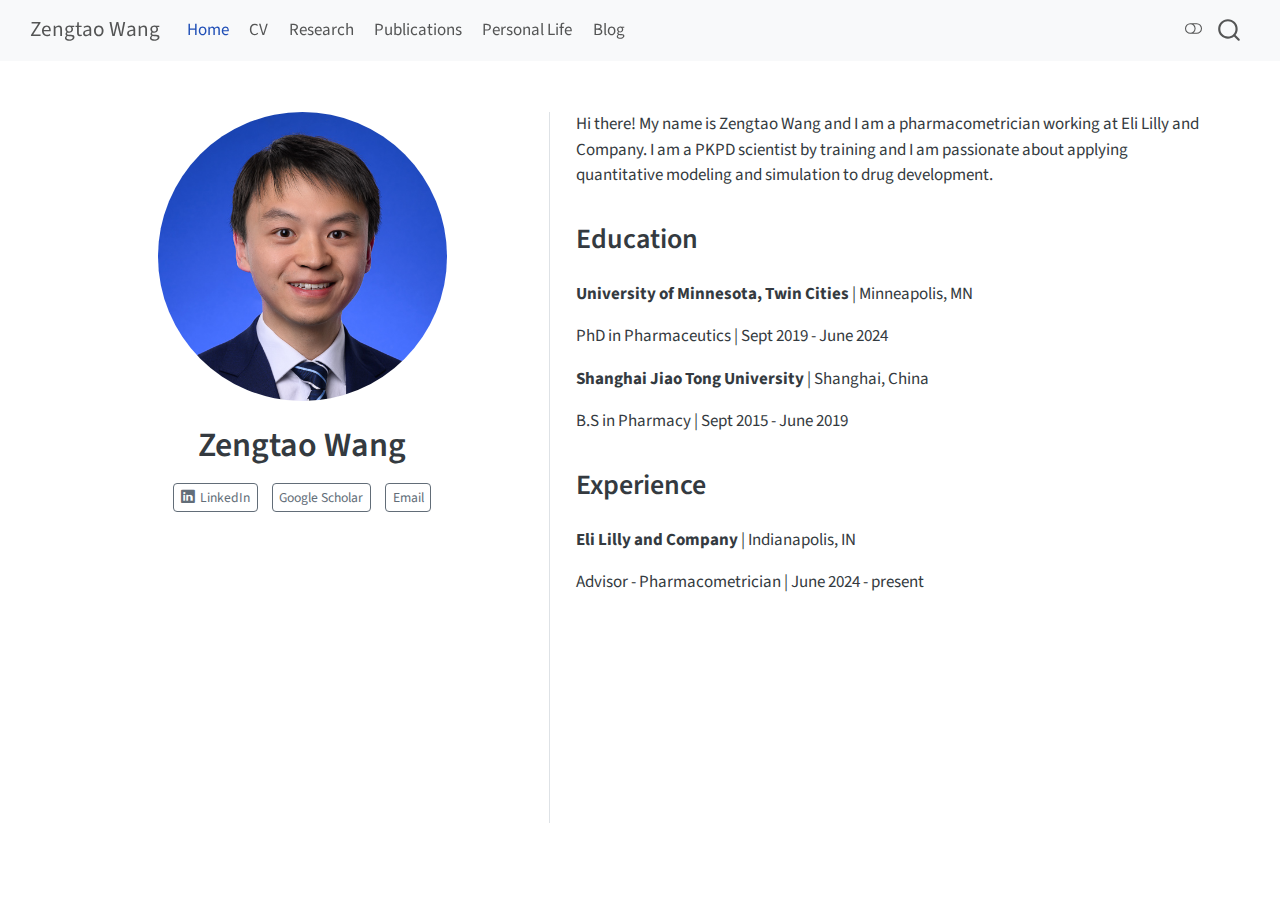
<file: docs/index.html>
<!DOCTYPE html>
<html xmlns="http://www.w3.org/1999/xhtml" lang="en" xml:lang="en"><head>

<meta charset="utf-8">
<meta name="generator" content="quarto-1.6.40">

<meta name="viewport" content="width=device-width, initial-scale=1.0, user-scalable=yes">


<title>Zengtao Wang</title>
<style>
code{white-space: pre-wrap;}
span.smallcaps{font-variant: small-caps;}
div.columns{display: flex; gap: min(4vw, 1.5em);}
div.column{flex: auto; overflow-x: auto;}
div.hanging-indent{margin-left: 1.5em; text-indent: -1.5em;}
ul.task-list{list-style: none;}
ul.task-list li input[type="checkbox"] {
  width: 0.8em;
  margin: 0 0.8em 0.2em -1em; /* quarto-specific, see https://github.com/quarto-dev/quarto-cli/issues/4556 */ 
  vertical-align: middle;
}
</style>


<script src="site_libs/quarto-nav/quarto-nav.js"></script>
<script src="site_libs/quarto-nav/headroom.min.js"></script>
<script src="site_libs/clipboard/clipboard.min.js"></script>
<script src="site_libs/quarto-search/autocomplete.umd.js"></script>
<script src="site_libs/quarto-search/fuse.min.js"></script>
<script src="site_libs/quarto-search/quarto-search.js"></script>
<meta name="quarto:offset" content="./">
<script src="site_libs/quarto-html/quarto.js"></script>
<script src="site_libs/quarto-html/popper.min.js"></script>
<script src="site_libs/quarto-html/tippy.umd.min.js"></script>
<link href="site_libs/quarto-html/tippy.css" rel="stylesheet">
<link href="site_libs/quarto-html/quarto-syntax-highlighting-549806ee2085284f45b00abea8c6df48.css" rel="stylesheet" class="quarto-color-scheme" id="quarto-text-highlighting-styles">
<link href="site_libs/quarto-html/quarto-syntax-highlighting-dark-8ea72dc5fed832574809a9c94082fbbb.css" rel="prefetch" class="quarto-color-scheme quarto-color-alternate" id="quarto-text-highlighting-styles">
<script src="site_libs/bootstrap/bootstrap.min.js"></script>
<link href="site_libs/bootstrap/bootstrap-icons.css" rel="stylesheet">
<link href="site_libs/bootstrap/bootstrap-8507f7695cf9bb69b0afbf5f1b7625b8.min.css" rel="stylesheet" append-hash="true" class="quarto-color-scheme" id="quarto-bootstrap" data-mode="light">
<link href="site_libs/bootstrap/bootstrap-dark-c20423b10a0f33918be7cb28482348d9.min.css" rel="prefetch" append-hash="true" class="quarto-color-scheme quarto-color-alternate" id="quarto-bootstrap" data-mode="dark">
<script id="quarto-search-options" type="application/json">{
  "location": "navbar",
  "copy-button": false,
  "collapse-after": 3,
  "panel-placement": "end",
  "type": "overlay",
  "limit": 50,
  "keyboard-shortcut": [
    "f",
    "/",
    "s"
  ],
  "show-item-context": false,
  "language": {
    "search-no-results-text": "No results",
    "search-matching-documents-text": "matching documents",
    "search-copy-link-title": "Copy link to search",
    "search-hide-matches-text": "Hide additional matches",
    "search-more-match-text": "more match in this document",
    "search-more-matches-text": "more matches in this document",
    "search-clear-button-title": "Clear",
    "search-text-placeholder": "",
    "search-detached-cancel-button-title": "Cancel",
    "search-submit-button-title": "Submit",
    "search-label": "Search"
  }
}</script>


<link rel="stylesheet" href="styles.css">
</head>

<body class="nav-fixed">

<div id="quarto-search-results"></div>
  <header id="quarto-header" class="headroom fixed-top">
    <nav class="navbar navbar-expand-lg " data-bs-theme="dark">
      <div class="navbar-container container-fluid">
      <div class="navbar-brand-container mx-auto">
    <a class="navbar-brand" href="./index.html">
    <span class="navbar-title">Zengtao Wang</span>
    </a>
  </div>
            <div id="quarto-search" class="" title="Search"></div>
          <button class="navbar-toggler" type="button" data-bs-toggle="collapse" data-bs-target="#navbarCollapse" aria-controls="navbarCollapse" role="menu" aria-expanded="false" aria-label="Toggle navigation" onclick="if (window.quartoToggleHeadroom) { window.quartoToggleHeadroom(); }">
  <span class="navbar-toggler-icon"></span>
</button>
          <div class="collapse navbar-collapse" id="navbarCollapse">
            <ul class="navbar-nav navbar-nav-scroll me-auto">
  <li class="nav-item">
    <a class="nav-link active" href="./index.html" aria-current="page"> 
<span class="menu-text">Home</span></a>
  </li>  
  <li class="nav-item">
    <a class="nav-link" href="./file/Zengtao Wang_CV.pdf"> 
<span class="menu-text">CV</span></a>
  </li>  
  <li class="nav-item">
    <a class="nav-link" href="./research.html"> 
<span class="menu-text">Research</span></a>
  </li>  
  <li class="nav-item">
    <a class="nav-link" href="./Publications.html"> 
<span class="menu-text">Publications</span></a>
  </li>  
  <li class="nav-item">
    <a class="nav-link" href="./Personal.html"> 
<span class="menu-text">Personal Life</span></a>
  </li>  
  <li class="nav-item">
    <a class="nav-link" href="./post.html"> 
<span class="menu-text">Blog</span></a>
  </li>  
</ul>
          </div> <!-- /navcollapse -->
            <div class="quarto-navbar-tools">
  <a href="" class="quarto-color-scheme-toggle quarto-navigation-tool  px-1" onclick="window.quartoToggleColorScheme(); return false;" title="Toggle dark mode"><i class="bi"></i></a>
</div>
      </div> <!-- /container-fluid -->
    </nav>
</header>
<!-- content -->
<div id="quarto-content" class="quarto-container page-columns page-rows-contents page-layout-full page-navbar">
<!-- sidebar -->
<!-- margin-sidebar -->
    
<!-- main -->
<div class="quarto-about-trestles column-page">
  <div class="about-entity">
    <img src="media/Lilly headshot-Teams.jpg" class="about-image
  round " style="height: 17em; width: 17em;">
<header id="title-block-header" class="quarto-title-block default">
<div class="quarto-title">
<h1 class="title">Zengtao Wang</h1>
</div>
<div class="quarto-title-meta column-page">
  </div>
</header>
    <div class="about-links">
  <a href="https://www.linkedin.com/in/zengtao-wang/" class="about-link" rel="" target="">
    <i class="bi bi-linkedin"></i>
     <span class="about-link-text">LinkedIn</span>
  </a>
  <a href="https://scholar.google.com/citations?user=4mJXDH4AAAAJ&amp;hl=en" class="about-link" rel="" target="">
     <span class="about-link-text">Google Scholar</span>
  </a>
  <a href="/zengtao.wang@lilly.com" class="about-link" rel="" target="">
     <span class="about-link-text">Email</span>
  </a>
</div>
  </div>
  <div class="about-contents"><main class="content column-page" id="quarto-document-content">
<div id="hero-heading">
<p>Hi there! My name is Zengtao Wang and I am a pharmacometrician working at Eli Lilly and Company. I am a PKPD scientist by training and I am passionate about applying quantitative modeling and simulation to drug development.</p>
<section id="education" class="level2">
<h2 data-anchor-id="education">Education</h2>
<p><strong>University of Minnesota, Twin Cities</strong> | Minneapolis, MN</p>
<p>PhD in Pharmaceutics | Sept 2019 - June 2024</p>
<p><strong>Shanghai Jiao Tong University</strong> | Shanghai, China</p>
<p>B.S in Pharmacy | Sept 2015 - June 2019</p>
</section>
<section id="experience" class="level2">
<h2 data-anchor-id="experience">Experience</h2>
<p><strong>Eli Lilly and Company</strong> | Indianapolis, IN</p>
<p>Advisor - Pharmacometrician | June 2024 - present</p>
</section>
</div>


</main></div>
</div>
 <!-- /main -->
<script id="quarto-html-after-body" type="application/javascript">
window.document.addEventListener("DOMContentLoaded", function (event) {
  const toggleBodyColorMode = (bsSheetEl) => {
    const mode = bsSheetEl.getAttribute("data-mode");
    const bodyEl = window.document.querySelector("body");
    if (mode === "dark") {
      bodyEl.classList.add("quarto-dark");
      bodyEl.classList.remove("quarto-light");
    } else {
      bodyEl.classList.add("quarto-light");
      bodyEl.classList.remove("quarto-dark");
    }
  }
  const toggleBodyColorPrimary = () => {
    const bsSheetEl = window.document.querySelector("link#quarto-bootstrap");
    if (bsSheetEl) {
      toggleBodyColorMode(bsSheetEl);
    }
  }
  toggleBodyColorPrimary();  
  const disableStylesheet = (stylesheets) => {
    for (let i=0; i < stylesheets.length; i++) {
      const stylesheet = stylesheets[i];
      stylesheet.rel = 'prefetch';
    }
  }
  const enableStylesheet = (stylesheets) => {
    for (let i=0; i < stylesheets.length; i++) {
      const stylesheet = stylesheets[i];
      stylesheet.rel = 'stylesheet';
    }
  }
  const manageTransitions = (selector, allowTransitions) => {
    const els = window.document.querySelectorAll(selector);
    for (let i=0; i < els.length; i++) {
      const el = els[i];
      if (allowTransitions) {
        el.classList.remove('notransition');
      } else {
        el.classList.add('notransition');
      }
    }
  }
  const toggleGiscusIfUsed = (isAlternate, darkModeDefault) => {
    const baseTheme = document.querySelector('#giscus-base-theme')?.value ?? 'light';
    const alternateTheme = document.querySelector('#giscus-alt-theme')?.value ?? 'dark';
    let newTheme = '';
    if(darkModeDefault) {
      newTheme = isAlternate ? baseTheme : alternateTheme;
    } else {
      newTheme = isAlternate ? alternateTheme : baseTheme;
    }
    const changeGiscusTheme = () => {
      // From: https://github.com/giscus/giscus/issues/336
      const sendMessage = (message) => {
        const iframe = document.querySelector('iframe.giscus-frame');
        if (!iframe) return;
        iframe.contentWindow.postMessage({ giscus: message }, 'https://giscus.app');
      }
      sendMessage({
        setConfig: {
          theme: newTheme
        }
      });
    }
    const isGiscussLoaded = window.document.querySelector('iframe.giscus-frame') !== null;
    if (isGiscussLoaded) {
      changeGiscusTheme();
    }
  }
  const toggleColorMode = (alternate) => {
    // Switch the stylesheets
    const alternateStylesheets = window.document.querySelectorAll('link.quarto-color-scheme.quarto-color-alternate');
    manageTransitions('#quarto-margin-sidebar .nav-link', false);
    if (alternate) {
      enableStylesheet(alternateStylesheets);
      for (const sheetNode of alternateStylesheets) {
        if (sheetNode.id === "quarto-bootstrap") {
          toggleBodyColorMode(sheetNode);
        }
      }
    } else {
      disableStylesheet(alternateStylesheets);
      toggleBodyColorPrimary();
    }
    manageTransitions('#quarto-margin-sidebar .nav-link', true);
    // Switch the toggles
    const toggles = window.document.querySelectorAll('.quarto-color-scheme-toggle');
    for (let i=0; i < toggles.length; i++) {
      const toggle = toggles[i];
      if (toggle) {
        if (alternate) {
          toggle.classList.add("alternate");     
        } else {
          toggle.classList.remove("alternate");
        }
      }
    }
    // Hack to workaround the fact that safari doesn't
    // properly recolor the scrollbar when toggling (#1455)
    if (navigator.userAgent.indexOf('Safari') > 0 && navigator.userAgent.indexOf('Chrome') == -1) {
      manageTransitions("body", false);
      window.scrollTo(0, 1);
      setTimeout(() => {
        window.scrollTo(0, 0);
        manageTransitions("body", true);
      }, 40);  
    }
  }
  const isFileUrl = () => { 
    return window.location.protocol === 'file:';
  }
  const hasAlternateSentinel = () => {  
    let styleSentinel = getColorSchemeSentinel();
    if (styleSentinel !== null) {
      return styleSentinel === "alternate";
    } else {
      return false;
    }
  }
  const setStyleSentinel = (alternate) => {
    const value = alternate ? "alternate" : "default";
    if (!isFileUrl()) {
      window.localStorage.setItem("quarto-color-scheme", value);
    } else {
      localAlternateSentinel = value;
    }
  }
  const getColorSchemeSentinel = () => {
    if (!isFileUrl()) {
      const storageValue = window.localStorage.getItem("quarto-color-scheme");
      return storageValue != null ? storageValue : localAlternateSentinel;
    } else {
      return localAlternateSentinel;
    }
  }
  const darkModeDefault = false;
  let localAlternateSentinel = darkModeDefault ? 'alternate' : 'default';
  // Dark / light mode switch
  window.quartoToggleColorScheme = () => {
    // Read the current dark / light value 
    let toAlternate = !hasAlternateSentinel();
    toggleColorMode(toAlternate);
    setStyleSentinel(toAlternate);
    toggleGiscusIfUsed(toAlternate, darkModeDefault);
  };
  // Ensure there is a toggle, if there isn't float one in the top right
  if (window.document.querySelector('.quarto-color-scheme-toggle') === null) {
    const a = window.document.createElement('a');
    a.classList.add('top-right');
    a.classList.add('quarto-color-scheme-toggle');
    a.href = "";
    a.onclick = function() { try { window.quartoToggleColorScheme(); } catch {} return false; };
    const i = window.document.createElement("i");
    i.classList.add('bi');
    a.appendChild(i);
    window.document.body.appendChild(a);
  }
  // Switch to dark mode if need be
  if (hasAlternateSentinel()) {
    toggleColorMode(true);
  } else {
    toggleColorMode(false);
  }
  const isCodeAnnotation = (el) => {
    for (const clz of el.classList) {
      if (clz.startsWith('code-annotation-')) {                     
        return true;
      }
    }
    return false;
  }
  const onCopySuccess = function(e) {
    // button target
    const button = e.trigger;
    // don't keep focus
    button.blur();
    // flash "checked"
    button.classList.add('code-copy-button-checked');
    var currentTitle = button.getAttribute("title");
    button.setAttribute("title", "Copied!");
    let tooltip;
    if (window.bootstrap) {
      button.setAttribute("data-bs-toggle", "tooltip");
      button.setAttribute("data-bs-placement", "left");
      button.setAttribute("data-bs-title", "Copied!");
      tooltip = new bootstrap.Tooltip(button, 
        { trigger: "manual", 
          customClass: "code-copy-button-tooltip",
          offset: [0, -8]});
      tooltip.show();    
    }
    setTimeout(function() {
      if (tooltip) {
        tooltip.hide();
        button.removeAttribute("data-bs-title");
        button.removeAttribute("data-bs-toggle");
        button.removeAttribute("data-bs-placement");
      }
      button.setAttribute("title", currentTitle);
      button.classList.remove('code-copy-button-checked');
    }, 1000);
    // clear code selection
    e.clearSelection();
  }
  const getTextToCopy = function(trigger) {
      const codeEl = trigger.previousElementSibling.cloneNode(true);
      for (const childEl of codeEl.children) {
        if (isCodeAnnotation(childEl)) {
          childEl.remove();
        }
      }
      return codeEl.innerText;
  }
  const clipboard = new window.ClipboardJS('.code-copy-button:not([data-in-quarto-modal])', {
    text: getTextToCopy
  });
  clipboard.on('success', onCopySuccess);
  if (window.document.getElementById('quarto-embedded-source-code-modal')) {
    const clipboardModal = new window.ClipboardJS('.code-copy-button[data-in-quarto-modal]', {
      text: getTextToCopy,
      container: window.document.getElementById('quarto-embedded-source-code-modal')
    });
    clipboardModal.on('success', onCopySuccess);
  }
    var localhostRegex = new RegExp(/^(?:http|https):\/\/localhost\:?[0-9]*\//);
    var mailtoRegex = new RegExp(/^mailto:/);
      var filterRegex = new RegExp('/' + window.location.host + '/');
    var isInternal = (href) => {
        return filterRegex.test(href) || localhostRegex.test(href) || mailtoRegex.test(href);
    }
    // Inspect non-navigation links and adorn them if external
 	var links = window.document.querySelectorAll('a[href]:not(.nav-link):not(.navbar-brand):not(.toc-action):not(.sidebar-link):not(.sidebar-item-toggle):not(.pagination-link):not(.no-external):not([aria-hidden]):not(.dropdown-item):not(.quarto-navigation-tool):not(.about-link)');
    for (var i=0; i<links.length; i++) {
      const link = links[i];
      if (!isInternal(link.href)) {
        // undo the damage that might have been done by quarto-nav.js in the case of
        // links that we want to consider external
        if (link.dataset.originalHref !== undefined) {
          link.href = link.dataset.originalHref;
        }
      }
    }
  function tippyHover(el, contentFn, onTriggerFn, onUntriggerFn) {
    const config = {
      allowHTML: true,
      maxWidth: 500,
      delay: 100,
      arrow: false,
      appendTo: function(el) {
          return el.parentElement;
      },
      interactive: true,
      interactiveBorder: 10,
      theme: 'quarto',
      placement: 'bottom-start',
    };
    if (contentFn) {
      config.content = contentFn;
    }
    if (onTriggerFn) {
      config.onTrigger = onTriggerFn;
    }
    if (onUntriggerFn) {
      config.onUntrigger = onUntriggerFn;
    }
    window.tippy(el, config); 
  }
  const noterefs = window.document.querySelectorAll('a[role="doc-noteref"]');
  for (var i=0; i<noterefs.length; i++) {
    const ref = noterefs[i];
    tippyHover(ref, function() {
      // use id or data attribute instead here
      let href = ref.getAttribute('data-footnote-href') || ref.getAttribute('href');
      try { href = new URL(href).hash; } catch {}
      const id = href.replace(/^#\/?/, "");
      const note = window.document.getElementById(id);
      if (note) {
        return note.innerHTML;
      } else {
        return "";
      }
    });
  }
  const xrefs = window.document.querySelectorAll('a.quarto-xref');
  const processXRef = (id, note) => {
    // Strip column container classes
    const stripColumnClz = (el) => {
      el.classList.remove("page-full", "page-columns");
      if (el.children) {
        for (const child of el.children) {
          stripColumnClz(child);
        }
      }
    }
    stripColumnClz(note)
    if (id === null || id.startsWith('sec-')) {
      // Special case sections, only their first couple elements
      const container = document.createElement("div");
      if (note.children && note.children.length > 2) {
        container.appendChild(note.children[0].cloneNode(true));
        for (let i = 1; i < note.children.length; i++) {
          const child = note.children[i];
          if (child.tagName === "P" && child.innerText === "") {
            continue;
          } else {
            container.appendChild(child.cloneNode(true));
            break;
          }
        }
        if (window.Quarto?.typesetMath) {
          window.Quarto.typesetMath(container);
        }
        return container.innerHTML
      } else {
        if (window.Quarto?.typesetMath) {
          window.Quarto.typesetMath(note);
        }
        return note.innerHTML;
      }
    } else {
      // Remove any anchor links if they are present
      const anchorLink = note.querySelector('a.anchorjs-link');
      if (anchorLink) {
        anchorLink.remove();
      }
      if (window.Quarto?.typesetMath) {
        window.Quarto.typesetMath(note);
      }
      if (note.classList.contains("callout")) {
        return note.outerHTML;
      } else {
        return note.innerHTML;
      }
    }
  }
  for (var i=0; i<xrefs.length; i++) {
    const xref = xrefs[i];
    tippyHover(xref, undefined, function(instance) {
      instance.disable();
      let url = xref.getAttribute('href');
      let hash = undefined; 
      if (url.startsWith('#')) {
        hash = url;
      } else {
        try { hash = new URL(url).hash; } catch {}
      }
      if (hash) {
        const id = hash.replace(/^#\/?/, "");
        const note = window.document.getElementById(id);
        if (note !== null) {
          try {
            const html = processXRef(id, note.cloneNode(true));
            instance.setContent(html);
          } finally {
            instance.enable();
            instance.show();
          }
        } else {
          // See if we can fetch this
          fetch(url.split('#')[0])
          .then(res => res.text())
          .then(html => {
            const parser = new DOMParser();
            const htmlDoc = parser.parseFromString(html, "text/html");
            const note = htmlDoc.getElementById(id);
            if (note !== null) {
              const html = processXRef(id, note);
              instance.setContent(html);
            } 
          }).finally(() => {
            instance.enable();
            instance.show();
          });
        }
      } else {
        // See if we can fetch a full url (with no hash to target)
        // This is a special case and we should probably do some content thinning / targeting
        fetch(url)
        .then(res => res.text())
        .then(html => {
          const parser = new DOMParser();
          const htmlDoc = parser.parseFromString(html, "text/html");
          const note = htmlDoc.querySelector('main.content');
          if (note !== null) {
            // This should only happen for chapter cross references
            // (since there is no id in the URL)
            // remove the first header
            if (note.children.length > 0 && note.children[0].tagName === "HEADER") {
              note.children[0].remove();
            }
            const html = processXRef(null, note);
            instance.setContent(html);
          } 
        }).finally(() => {
          instance.enable();
          instance.show();
        });
      }
    }, function(instance) {
    });
  }
      let selectedAnnoteEl;
      const selectorForAnnotation = ( cell, annotation) => {
        let cellAttr = 'data-code-cell="' + cell + '"';
        let lineAttr = 'data-code-annotation="' +  annotation + '"';
        const selector = 'span[' + cellAttr + '][' + lineAttr + ']';
        return selector;
      }
      const selectCodeLines = (annoteEl) => {
        const doc = window.document;
        const targetCell = annoteEl.getAttribute("data-target-cell");
        const targetAnnotation = annoteEl.getAttribute("data-target-annotation");
        const annoteSpan = window.document.querySelector(selectorForAnnotation(targetCell, targetAnnotation));
        const lines = annoteSpan.getAttribute("data-code-lines").split(",");
        const lineIds = lines.map((line) => {
          return targetCell + "-" + line;
        })
        let top = null;
        let height = null;
        let parent = null;
        if (lineIds.length > 0) {
            //compute the position of the single el (top and bottom and make a div)
            const el = window.document.getElementById(lineIds[0]);
            top = el.offsetTop;
            height = el.offsetHeight;
            parent = el.parentElement.parentElement;
          if (lineIds.length > 1) {
            const lastEl = window.document.getElementById(lineIds[lineIds.length - 1]);
            const bottom = lastEl.offsetTop + lastEl.offsetHeight;
            height = bottom - top;
          }
          if (top !== null && height !== null && parent !== null) {
            // cook up a div (if necessary) and position it 
            let div = window.document.getElementById("code-annotation-line-highlight");
            if (div === null) {
              div = window.document.createElement("div");
              div.setAttribute("id", "code-annotation-line-highlight");
              div.style.position = 'absolute';
              parent.appendChild(div);
            }
            div.style.top = top - 2 + "px";
            div.style.height = height + 4 + "px";
            div.style.left = 0;
            let gutterDiv = window.document.getElementById("code-annotation-line-highlight-gutter");
            if (gutterDiv === null) {
              gutterDiv = window.document.createElement("div");
              gutterDiv.setAttribute("id", "code-annotation-line-highlight-gutter");
              gutterDiv.style.position = 'absolute';
              const codeCell = window.document.getElementById(targetCell);
              const gutter = codeCell.querySelector('.code-annotation-gutter');
              gutter.appendChild(gutterDiv);
            }
            gutterDiv.style.top = top - 2 + "px";
            gutterDiv.style.height = height + 4 + "px";
          }
          selectedAnnoteEl = annoteEl;
        }
      };
      const unselectCodeLines = () => {
        const elementsIds = ["code-annotation-line-highlight", "code-annotation-line-highlight-gutter"];
        elementsIds.forEach((elId) => {
          const div = window.document.getElementById(elId);
          if (div) {
            div.remove();
          }
        });
        selectedAnnoteEl = undefined;
      };
        // Handle positioning of the toggle
    window.addEventListener(
      "resize",
      throttle(() => {
        elRect = undefined;
        if (selectedAnnoteEl) {
          selectCodeLines(selectedAnnoteEl);
        }
      }, 10)
    );
    function throttle(fn, ms) {
    let throttle = false;
    let timer;
      return (...args) => {
        if(!throttle) { // first call gets through
            fn.apply(this, args);
            throttle = true;
        } else { // all the others get throttled
            if(timer) clearTimeout(timer); // cancel #2
            timer = setTimeout(() => {
              fn.apply(this, args);
              timer = throttle = false;
            }, ms);
        }
      };
    }
      // Attach click handler to the DT
      const annoteDls = window.document.querySelectorAll('dt[data-target-cell]');
      for (const annoteDlNode of annoteDls) {
        annoteDlNode.addEventListener('click', (event) => {
          const clickedEl = event.target;
          if (clickedEl !== selectedAnnoteEl) {
            unselectCodeLines();
            const activeEl = window.document.querySelector('dt[data-target-cell].code-annotation-active');
            if (activeEl) {
              activeEl.classList.remove('code-annotation-active');
            }
            selectCodeLines(clickedEl);
            clickedEl.classList.add('code-annotation-active');
          } else {
            // Unselect the line
            unselectCodeLines();
            clickedEl.classList.remove('code-annotation-active');
          }
        });
      }
  const findCites = (el) => {
    const parentEl = el.parentElement;
    if (parentEl) {
      const cites = parentEl.dataset.cites;
      if (cites) {
        return {
          el,
          cites: cites.split(' ')
        };
      } else {
        return findCites(el.parentElement)
      }
    } else {
      return undefined;
    }
  };
  var bibliorefs = window.document.querySelectorAll('a[role="doc-biblioref"]');
  for (var i=0; i<bibliorefs.length; i++) {
    const ref = bibliorefs[i];
    const citeInfo = findCites(ref);
    if (citeInfo) {
      tippyHover(citeInfo.el, function() {
        var popup = window.document.createElement('div');
        citeInfo.cites.forEach(function(cite) {
          var citeDiv = window.document.createElement('div');
          citeDiv.classList.add('hanging-indent');
          citeDiv.classList.add('csl-entry');
          var biblioDiv = window.document.getElementById('ref-' + cite);
          if (biblioDiv) {
            citeDiv.innerHTML = biblioDiv.innerHTML;
          }
          popup.appendChild(citeDiv);
        });
        return popup.innerHTML;
      });
    }
  }
});
</script>
</div> <!-- /content -->




</body></html>
</file>
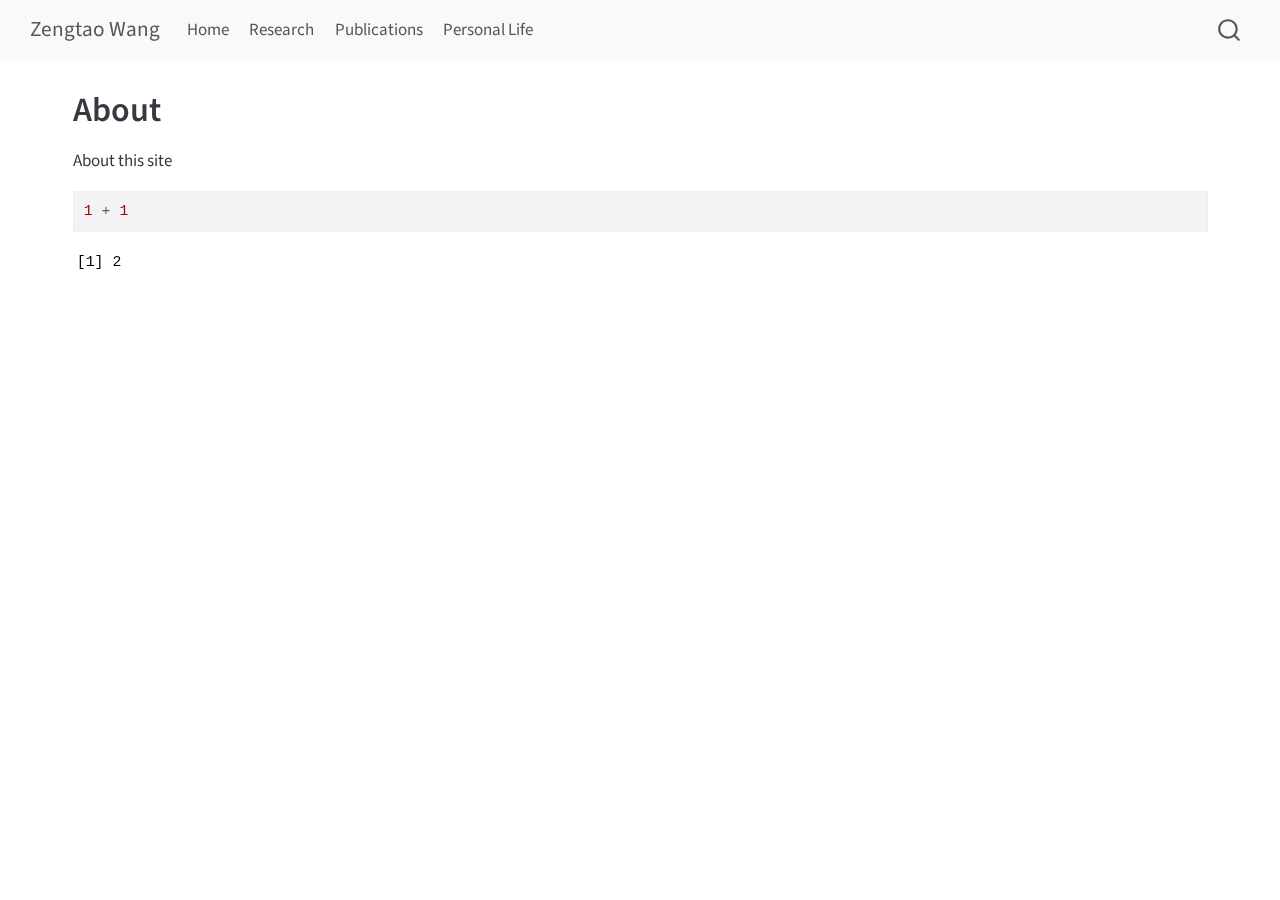
<file: docs/about.html>
<!DOCTYPE html>
<html xmlns="http://www.w3.org/1999/xhtml" lang="en" xml:lang="en"><head>

<meta charset="utf-8">
<meta name="generator" content="quarto-1.6.40">

<meta name="viewport" content="width=device-width, initial-scale=1.0, user-scalable=yes">


<title>About – Zengtao Wang</title>
<style>
code{white-space: pre-wrap;}
span.smallcaps{font-variant: small-caps;}
div.columns{display: flex; gap: min(4vw, 1.5em);}
div.column{flex: auto; overflow-x: auto;}
div.hanging-indent{margin-left: 1.5em; text-indent: -1.5em;}
ul.task-list{list-style: none;}
ul.task-list li input[type="checkbox"] {
  width: 0.8em;
  margin: 0 0.8em 0.2em -1em; /* quarto-specific, see https://github.com/quarto-dev/quarto-cli/issues/4556 */ 
  vertical-align: middle;
}
/* CSS for syntax highlighting */
pre > code.sourceCode { white-space: pre; position: relative; }
pre > code.sourceCode > span { line-height: 1.25; }
pre > code.sourceCode > span:empty { height: 1.2em; }
.sourceCode { overflow: visible; }
code.sourceCode > span { color: inherit; text-decoration: inherit; }
div.sourceCode { margin: 1em 0; }
pre.sourceCode { margin: 0; }
@media screen {
div.sourceCode { overflow: auto; }
}
@media print {
pre > code.sourceCode { white-space: pre-wrap; }
pre > code.sourceCode > span { display: inline-block; text-indent: -5em; padding-left: 5em; }
}
pre.numberSource code
  { counter-reset: source-line 0; }
pre.numberSource code > span
  { position: relative; left: -4em; counter-increment: source-line; }
pre.numberSource code > span > a:first-child::before
  { content: counter(source-line);
    position: relative; left: -1em; text-align: right; vertical-align: baseline;
    border: none; display: inline-block;
    -webkit-touch-callout: none; -webkit-user-select: none;
    -khtml-user-select: none; -moz-user-select: none;
    -ms-user-select: none; user-select: none;
    padding: 0 4px; width: 4em;
  }
pre.numberSource { margin-left: 3em;  padding-left: 4px; }
div.sourceCode
  {   }
@media screen {
pre > code.sourceCode > span > a:first-child::before { text-decoration: underline; }
}
</style>


<script src="site_libs/quarto-nav/quarto-nav.js"></script>
<script src="site_libs/quarto-nav/headroom.min.js"></script>
<script src="site_libs/clipboard/clipboard.min.js"></script>
<script src="site_libs/quarto-search/autocomplete.umd.js"></script>
<script src="site_libs/quarto-search/fuse.min.js"></script>
<script src="site_libs/quarto-search/quarto-search.js"></script>
<meta name="quarto:offset" content="./">
<script src="site_libs/quarto-html/quarto.js"></script>
<script src="site_libs/quarto-html/popper.min.js"></script>
<script src="site_libs/quarto-html/tippy.umd.min.js"></script>
<script src="site_libs/quarto-html/anchor.min.js"></script>
<link href="site_libs/quarto-html/tippy.css" rel="stylesheet">
<link href="site_libs/quarto-html/quarto-syntax-highlighting-549806ee2085284f45b00abea8c6df48.css" rel="stylesheet" id="quarto-text-highlighting-styles">
<script src="site_libs/bootstrap/bootstrap.min.js"></script>
<link href="site_libs/bootstrap/bootstrap-icons.css" rel="stylesheet">
<link href="site_libs/bootstrap/bootstrap-8507f7695cf9bb69b0afbf5f1b7625b8.min.css" rel="stylesheet" append-hash="true" id="quarto-bootstrap" data-mode="light">
<script id="quarto-search-options" type="application/json">{
  "location": "navbar",
  "copy-button": false,
  "collapse-after": 3,
  "panel-placement": "end",
  "type": "overlay",
  "limit": 50,
  "keyboard-shortcut": [
    "f",
    "/",
    "s"
  ],
  "show-item-context": false,
  "language": {
    "search-no-results-text": "No results",
    "search-matching-documents-text": "matching documents",
    "search-copy-link-title": "Copy link to search",
    "search-hide-matches-text": "Hide additional matches",
    "search-more-match-text": "more match in this document",
    "search-more-matches-text": "more matches in this document",
    "search-clear-button-title": "Clear",
    "search-text-placeholder": "",
    "search-detached-cancel-button-title": "Cancel",
    "search-submit-button-title": "Submit",
    "search-label": "Search"
  }
}</script>


<link rel="stylesheet" href="styles.css">
</head>

<body class="nav-fixed">

<div id="quarto-search-results"></div>
  <header id="quarto-header" class="headroom fixed-top">
    <nav class="navbar navbar-expand-lg " data-bs-theme="dark">
      <div class="navbar-container container-fluid">
      <div class="navbar-brand-container mx-auto">
    <a class="navbar-brand" href="./index.html">
    <span class="navbar-title">Zengtao Wang</span>
    </a>
  </div>
            <div id="quarto-search" class="" title="Search"></div>
          <button class="navbar-toggler" type="button" data-bs-toggle="collapse" data-bs-target="#navbarCollapse" aria-controls="navbarCollapse" role="menu" aria-expanded="false" aria-label="Toggle navigation" onclick="if (window.quartoToggleHeadroom) { window.quartoToggleHeadroom(); }">
  <span class="navbar-toggler-icon"></span>
</button>
          <div class="collapse navbar-collapse" id="navbarCollapse">
            <ul class="navbar-nav navbar-nav-scroll me-auto">
  <li class="nav-item">
    <a class="nav-link" href="./index.html"> 
<span class="menu-text">Home</span></a>
  </li>  
  <li class="nav-item">
    <a class="nav-link" href="./research.html"> 
<span class="menu-text">Research</span></a>
  </li>  
  <li class="nav-item">
    <a class="nav-link" href="./Publications.html"> 
<span class="menu-text">Publications</span></a>
  </li>  
  <li class="nav-item">
    <a class="nav-link" href="./Personal.html"> 
<span class="menu-text">Personal Life</span></a>
  </li>  
</ul>
          </div> <!-- /navcollapse -->
            <div class="quarto-navbar-tools">
</div>
      </div> <!-- /container-fluid -->
    </nav>
</header>
<!-- content -->
<div id="quarto-content" class="quarto-container page-columns page-rows-contents page-layout-full page-navbar">
<!-- sidebar -->
<!-- margin-sidebar -->
    <div id="quarto-margin-sidebar" class="sidebar margin-sidebar zindex-bottom">
        
    </div>
<!-- main -->
<main class="content column-page" id="quarto-document-content">

<header id="title-block-header" class="quarto-title-block default">
<div class="quarto-title">
<h1 class="title">About</h1>
</div>



<div class="quarto-title-meta column-page">

    
  
    
  </div>
  


</header>


<p>About this site</p>
<div class="cell">
<div class="sourceCode cell-code" id="cb1"><pre class="sourceCode r code-with-copy"><code class="sourceCode r"><span id="cb1-1"><a href="#cb1-1" aria-hidden="true" tabindex="-1"></a><span class="dv">1</span> <span class="sc">+</span> <span class="dv">1</span></span></code><button title="Copy to Clipboard" class="code-copy-button"><i class="bi"></i></button></pre></div>
<div class="cell-output cell-output-stdout">
<pre><code>[1] 2</code></pre>
</div>
</div>



</main> <!-- /main -->
<script id="quarto-html-after-body" type="application/javascript">
window.document.addEventListener("DOMContentLoaded", function (event) {
  const toggleBodyColorMode = (bsSheetEl) => {
    const mode = bsSheetEl.getAttribute("data-mode");
    const bodyEl = window.document.querySelector("body");
    if (mode === "dark") {
      bodyEl.classList.add("quarto-dark");
      bodyEl.classList.remove("quarto-light");
    } else {
      bodyEl.classList.add("quarto-light");
      bodyEl.classList.remove("quarto-dark");
    }
  }
  const toggleBodyColorPrimary = () => {
    const bsSheetEl = window.document.querySelector("link#quarto-bootstrap");
    if (bsSheetEl) {
      toggleBodyColorMode(bsSheetEl);
    }
  }
  toggleBodyColorPrimary();  
  const icon = "";
  const anchorJS = new window.AnchorJS();
  anchorJS.options = {
    placement: 'right',
    icon: icon
  };
  anchorJS.add('.anchored');
  const isCodeAnnotation = (el) => {
    for (const clz of el.classList) {
      if (clz.startsWith('code-annotation-')) {                     
        return true;
      }
    }
    return false;
  }
  const onCopySuccess = function(e) {
    // button target
    const button = e.trigger;
    // don't keep focus
    button.blur();
    // flash "checked"
    button.classList.add('code-copy-button-checked');
    var currentTitle = button.getAttribute("title");
    button.setAttribute("title", "Copied!");
    let tooltip;
    if (window.bootstrap) {
      button.setAttribute("data-bs-toggle", "tooltip");
      button.setAttribute("data-bs-placement", "left");
      button.setAttribute("data-bs-title", "Copied!");
      tooltip = new bootstrap.Tooltip(button, 
        { trigger: "manual", 
          customClass: "code-copy-button-tooltip",
          offset: [0, -8]});
      tooltip.show();    
    }
    setTimeout(function() {
      if (tooltip) {
        tooltip.hide();
        button.removeAttribute("data-bs-title");
        button.removeAttribute("data-bs-toggle");
        button.removeAttribute("data-bs-placement");
      }
      button.setAttribute("title", currentTitle);
      button.classList.remove('code-copy-button-checked');
    }, 1000);
    // clear code selection
    e.clearSelection();
  }
  const getTextToCopy = function(trigger) {
      const codeEl = trigger.previousElementSibling.cloneNode(true);
      for (const childEl of codeEl.children) {
        if (isCodeAnnotation(childEl)) {
          childEl.remove();
        }
      }
      return codeEl.innerText;
  }
  const clipboard = new window.ClipboardJS('.code-copy-button:not([data-in-quarto-modal])', {
    text: getTextToCopy
  });
  clipboard.on('success', onCopySuccess);
  if (window.document.getElementById('quarto-embedded-source-code-modal')) {
    const clipboardModal = new window.ClipboardJS('.code-copy-button[data-in-quarto-modal]', {
      text: getTextToCopy,
      container: window.document.getElementById('quarto-embedded-source-code-modal')
    });
    clipboardModal.on('success', onCopySuccess);
  }
    var localhostRegex = new RegExp(/^(?:http|https):\/\/localhost\:?[0-9]*\//);
    var mailtoRegex = new RegExp(/^mailto:/);
      var filterRegex = new RegExp('/' + window.location.host + '/');
    var isInternal = (href) => {
        return filterRegex.test(href) || localhostRegex.test(href) || mailtoRegex.test(href);
    }
    // Inspect non-navigation links and adorn them if external
 	var links = window.document.querySelectorAll('a[href]:not(.nav-link):not(.navbar-brand):not(.toc-action):not(.sidebar-link):not(.sidebar-item-toggle):not(.pagination-link):not(.no-external):not([aria-hidden]):not(.dropdown-item):not(.quarto-navigation-tool):not(.about-link)');
    for (var i=0; i<links.length; i++) {
      const link = links[i];
      if (!isInternal(link.href)) {
        // undo the damage that might have been done by quarto-nav.js in the case of
        // links that we want to consider external
        if (link.dataset.originalHref !== undefined) {
          link.href = link.dataset.originalHref;
        }
      }
    }
  function tippyHover(el, contentFn, onTriggerFn, onUntriggerFn) {
    const config = {
      allowHTML: true,
      maxWidth: 500,
      delay: 100,
      arrow: false,
      appendTo: function(el) {
          return el.parentElement;
      },
      interactive: true,
      interactiveBorder: 10,
      theme: 'quarto',
      placement: 'bottom-start',
    };
    if (contentFn) {
      config.content = contentFn;
    }
    if (onTriggerFn) {
      config.onTrigger = onTriggerFn;
    }
    if (onUntriggerFn) {
      config.onUntrigger = onUntriggerFn;
    }
    window.tippy(el, config); 
  }
  const noterefs = window.document.querySelectorAll('a[role="doc-noteref"]');
  for (var i=0; i<noterefs.length; i++) {
    const ref = noterefs[i];
    tippyHover(ref, function() {
      // use id or data attribute instead here
      let href = ref.getAttribute('data-footnote-href') || ref.getAttribute('href');
      try { href = new URL(href).hash; } catch {}
      const id = href.replace(/^#\/?/, "");
      const note = window.document.getElementById(id);
      if (note) {
        return note.innerHTML;
      } else {
        return "";
      }
    });
  }
  const xrefs = window.document.querySelectorAll('a.quarto-xref');
  const processXRef = (id, note) => {
    // Strip column container classes
    const stripColumnClz = (el) => {
      el.classList.remove("page-full", "page-columns");
      if (el.children) {
        for (const child of el.children) {
          stripColumnClz(child);
        }
      }
    }
    stripColumnClz(note)
    if (id === null || id.startsWith('sec-')) {
      // Special case sections, only their first couple elements
      const container = document.createElement("div");
      if (note.children && note.children.length > 2) {
        container.appendChild(note.children[0].cloneNode(true));
        for (let i = 1; i < note.children.length; i++) {
          const child = note.children[i];
          if (child.tagName === "P" && child.innerText === "") {
            continue;
          } else {
            container.appendChild(child.cloneNode(true));
            break;
          }
        }
        if (window.Quarto?.typesetMath) {
          window.Quarto.typesetMath(container);
        }
        return container.innerHTML
      } else {
        if (window.Quarto?.typesetMath) {
          window.Quarto.typesetMath(note);
        }
        return note.innerHTML;
      }
    } else {
      // Remove any anchor links if they are present
      const anchorLink = note.querySelector('a.anchorjs-link');
      if (anchorLink) {
        anchorLink.remove();
      }
      if (window.Quarto?.typesetMath) {
        window.Quarto.typesetMath(note);
      }
      if (note.classList.contains("callout")) {
        return note.outerHTML;
      } else {
        return note.innerHTML;
      }
    }
  }
  for (var i=0; i<xrefs.length; i++) {
    const xref = xrefs[i];
    tippyHover(xref, undefined, function(instance) {
      instance.disable();
      let url = xref.getAttribute('href');
      let hash = undefined; 
      if (url.startsWith('#')) {
        hash = url;
      } else {
        try { hash = new URL(url).hash; } catch {}
      }
      if (hash) {
        const id = hash.replace(/^#\/?/, "");
        const note = window.document.getElementById(id);
        if (note !== null) {
          try {
            const html = processXRef(id, note.cloneNode(true));
            instance.setContent(html);
          } finally {
            instance.enable();
            instance.show();
          }
        } else {
          // See if we can fetch this
          fetch(url.split('#')[0])
          .then(res => res.text())
          .then(html => {
            const parser = new DOMParser();
            const htmlDoc = parser.parseFromString(html, "text/html");
            const note = htmlDoc.getElementById(id);
            if (note !== null) {
              const html = processXRef(id, note);
              instance.setContent(html);
            } 
          }).finally(() => {
            instance.enable();
            instance.show();
          });
        }
      } else {
        // See if we can fetch a full url (with no hash to target)
        // This is a special case and we should probably do some content thinning / targeting
        fetch(url)
        .then(res => res.text())
        .then(html => {
          const parser = new DOMParser();
          const htmlDoc = parser.parseFromString(html, "text/html");
          const note = htmlDoc.querySelector('main.content');
          if (note !== null) {
            // This should only happen for chapter cross references
            // (since there is no id in the URL)
            // remove the first header
            if (note.children.length > 0 && note.children[0].tagName === "HEADER") {
              note.children[0].remove();
            }
            const html = processXRef(null, note);
            instance.setContent(html);
          } 
        }).finally(() => {
          instance.enable();
          instance.show();
        });
      }
    }, function(instance) {
    });
  }
      let selectedAnnoteEl;
      const selectorForAnnotation = ( cell, annotation) => {
        let cellAttr = 'data-code-cell="' + cell + '"';
        let lineAttr = 'data-code-annotation="' +  annotation + '"';
        const selector = 'span[' + cellAttr + '][' + lineAttr + ']';
        return selector;
      }
      const selectCodeLines = (annoteEl) => {
        const doc = window.document;
        const targetCell = annoteEl.getAttribute("data-target-cell");
        const targetAnnotation = annoteEl.getAttribute("data-target-annotation");
        const annoteSpan = window.document.querySelector(selectorForAnnotation(targetCell, targetAnnotation));
        const lines = annoteSpan.getAttribute("data-code-lines").split(",");
        const lineIds = lines.map((line) => {
          return targetCell + "-" + line;
        })
        let top = null;
        let height = null;
        let parent = null;
        if (lineIds.length > 0) {
            //compute the position of the single el (top and bottom and make a div)
            const el = window.document.getElementById(lineIds[0]);
            top = el.offsetTop;
            height = el.offsetHeight;
            parent = el.parentElement.parentElement;
          if (lineIds.length > 1) {
            const lastEl = window.document.getElementById(lineIds[lineIds.length - 1]);
            const bottom = lastEl.offsetTop + lastEl.offsetHeight;
            height = bottom - top;
          }
          if (top !== null && height !== null && parent !== null) {
            // cook up a div (if necessary) and position it 
            let div = window.document.getElementById("code-annotation-line-highlight");
            if (div === null) {
              div = window.document.createElement("div");
              div.setAttribute("id", "code-annotation-line-highlight");
              div.style.position = 'absolute';
              parent.appendChild(div);
            }
            div.style.top = top - 2 + "px";
            div.style.height = height + 4 + "px";
            div.style.left = 0;
            let gutterDiv = window.document.getElementById("code-annotation-line-highlight-gutter");
            if (gutterDiv === null) {
              gutterDiv = window.document.createElement("div");
              gutterDiv.setAttribute("id", "code-annotation-line-highlight-gutter");
              gutterDiv.style.position = 'absolute';
              const codeCell = window.document.getElementById(targetCell);
              const gutter = codeCell.querySelector('.code-annotation-gutter');
              gutter.appendChild(gutterDiv);
            }
            gutterDiv.style.top = top - 2 + "px";
            gutterDiv.style.height = height + 4 + "px";
          }
          selectedAnnoteEl = annoteEl;
        }
      };
      const unselectCodeLines = () => {
        const elementsIds = ["code-annotation-line-highlight", "code-annotation-line-highlight-gutter"];
        elementsIds.forEach((elId) => {
          const div = window.document.getElementById(elId);
          if (div) {
            div.remove();
          }
        });
        selectedAnnoteEl = undefined;
      };
        // Handle positioning of the toggle
    window.addEventListener(
      "resize",
      throttle(() => {
        elRect = undefined;
        if (selectedAnnoteEl) {
          selectCodeLines(selectedAnnoteEl);
        }
      }, 10)
    );
    function throttle(fn, ms) {
    let throttle = false;
    let timer;
      return (...args) => {
        if(!throttle) { // first call gets through
            fn.apply(this, args);
            throttle = true;
        } else { // all the others get throttled
            if(timer) clearTimeout(timer); // cancel #2
            timer = setTimeout(() => {
              fn.apply(this, args);
              timer = throttle = false;
            }, ms);
        }
      };
    }
      // Attach click handler to the DT
      const annoteDls = window.document.querySelectorAll('dt[data-target-cell]');
      for (const annoteDlNode of annoteDls) {
        annoteDlNode.addEventListener('click', (event) => {
          const clickedEl = event.target;
          if (clickedEl !== selectedAnnoteEl) {
            unselectCodeLines();
            const activeEl = window.document.querySelector('dt[data-target-cell].code-annotation-active');
            if (activeEl) {
              activeEl.classList.remove('code-annotation-active');
            }
            selectCodeLines(clickedEl);
            clickedEl.classList.add('code-annotation-active');
          } else {
            // Unselect the line
            unselectCodeLines();
            clickedEl.classList.remove('code-annotation-active');
          }
        });
      }
  const findCites = (el) => {
    const parentEl = el.parentElement;
    if (parentEl) {
      const cites = parentEl.dataset.cites;
      if (cites) {
        return {
          el,
          cites: cites.split(' ')
        };
      } else {
        return findCites(el.parentElement)
      }
    } else {
      return undefined;
    }
  };
  var bibliorefs = window.document.querySelectorAll('a[role="doc-biblioref"]');
  for (var i=0; i<bibliorefs.length; i++) {
    const ref = bibliorefs[i];
    const citeInfo = findCites(ref);
    if (citeInfo) {
      tippyHover(citeInfo.el, function() {
        var popup = window.document.createElement('div');
        citeInfo.cites.forEach(function(cite) {
          var citeDiv = window.document.createElement('div');
          citeDiv.classList.add('hanging-indent');
          citeDiv.classList.add('csl-entry');
          var biblioDiv = window.document.getElementById('ref-' + cite);
          if (biblioDiv) {
            citeDiv.innerHTML = biblioDiv.innerHTML;
          }
          popup.appendChild(citeDiv);
        });
        return popup.innerHTML;
      });
    }
  }
});
</script>
</div> <!-- /content -->




</body></html>
</file>
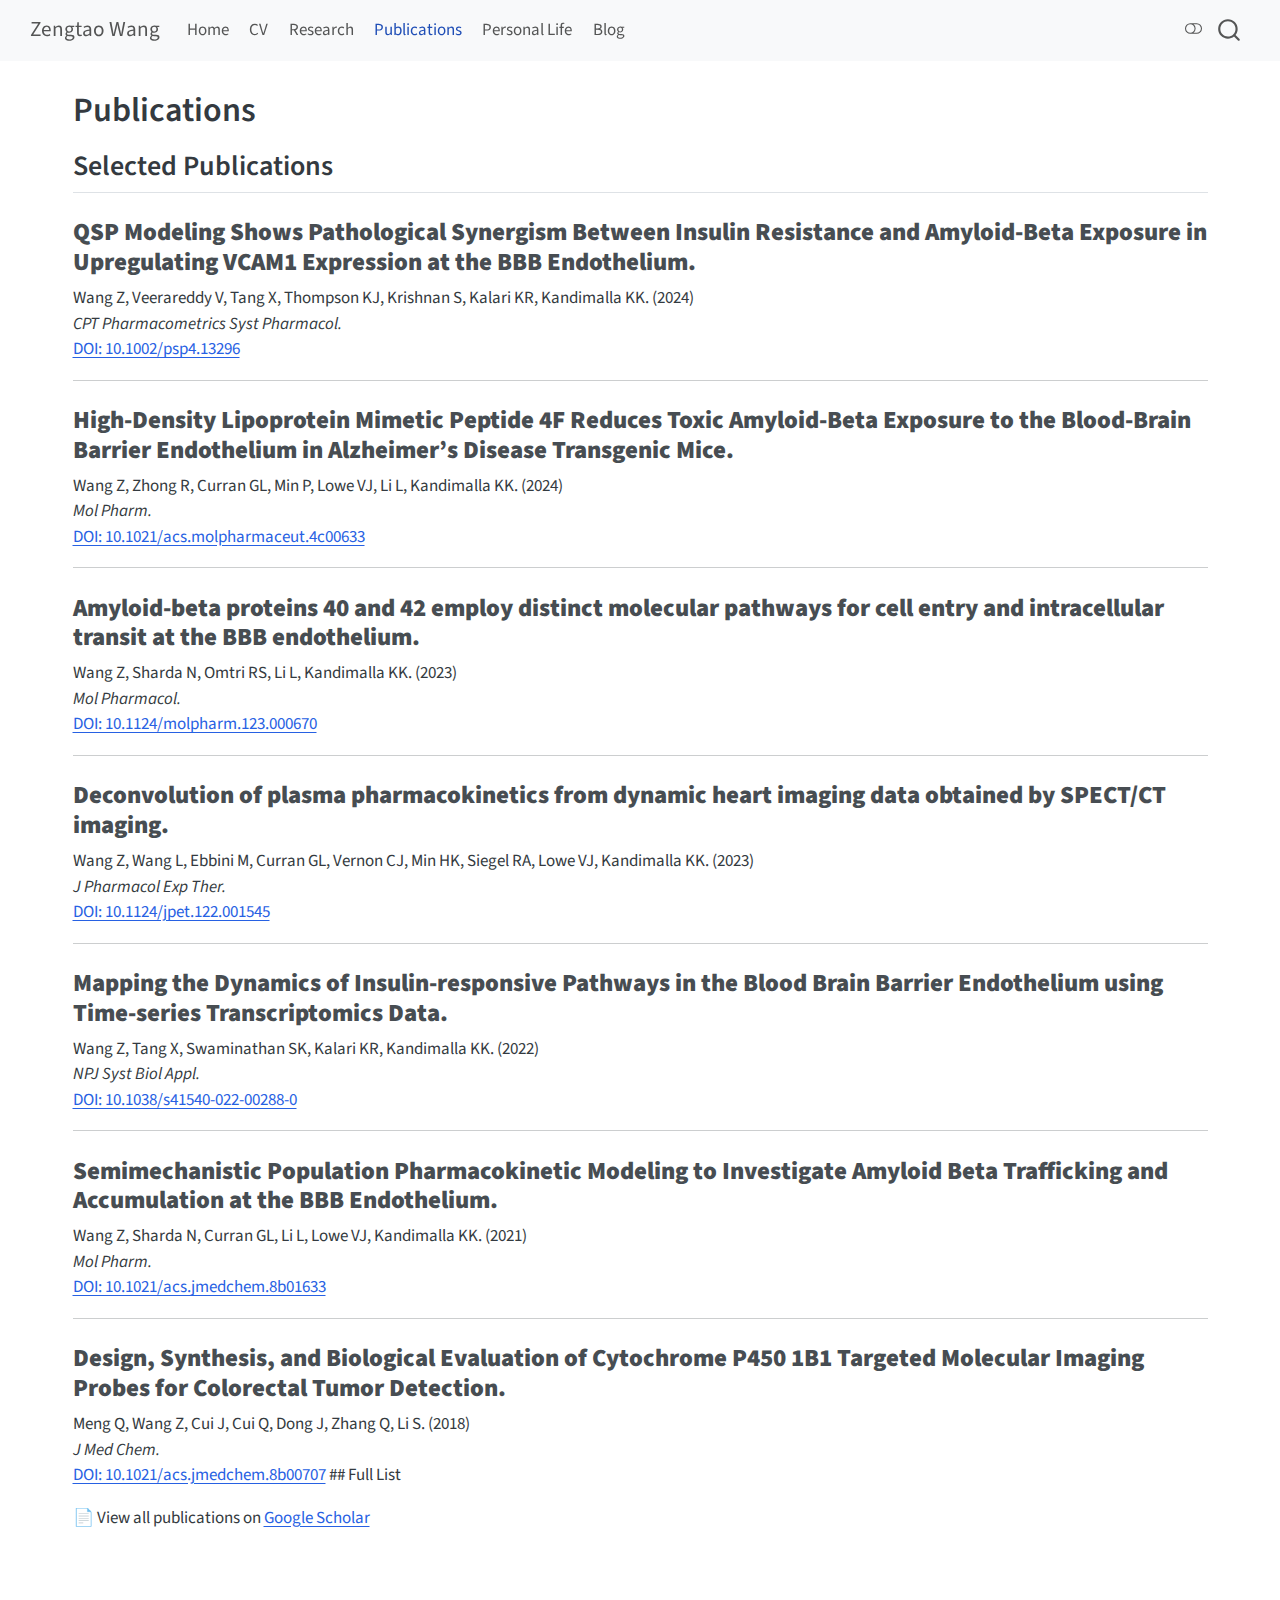
<file: docs/Publications.html>
<!DOCTYPE html>
<html xmlns="http://www.w3.org/1999/xhtml" lang="en" xml:lang="en"><head>

<meta charset="utf-8">
<meta name="generator" content="quarto-1.6.40">

<meta name="viewport" content="width=device-width, initial-scale=1.0, user-scalable=yes">


<title>Publications – Zengtao Wang</title>
<style>
code{white-space: pre-wrap;}
span.smallcaps{font-variant: small-caps;}
div.columns{display: flex; gap: min(4vw, 1.5em);}
div.column{flex: auto; overflow-x: auto;}
div.hanging-indent{margin-left: 1.5em; text-indent: -1.5em;}
ul.task-list{list-style: none;}
ul.task-list li input[type="checkbox"] {
  width: 0.8em;
  margin: 0 0.8em 0.2em -1em; /* quarto-specific, see https://github.com/quarto-dev/quarto-cli/issues/4556 */ 
  vertical-align: middle;
}
</style>


<script src="site_libs/quarto-nav/quarto-nav.js"></script>
<script src="site_libs/quarto-nav/headroom.min.js"></script>
<script src="site_libs/clipboard/clipboard.min.js"></script>
<script src="site_libs/quarto-search/autocomplete.umd.js"></script>
<script src="site_libs/quarto-search/fuse.min.js"></script>
<script src="site_libs/quarto-search/quarto-search.js"></script>
<meta name="quarto:offset" content="./">
<script src="site_libs/quarto-html/quarto.js"></script>
<script src="site_libs/quarto-html/popper.min.js"></script>
<script src="site_libs/quarto-html/tippy.umd.min.js"></script>
<script src="site_libs/quarto-html/anchor.min.js"></script>
<link href="site_libs/quarto-html/tippy.css" rel="stylesheet">
<link href="site_libs/quarto-html/quarto-syntax-highlighting-549806ee2085284f45b00abea8c6df48.css" rel="stylesheet" class="quarto-color-scheme" id="quarto-text-highlighting-styles">
<link href="site_libs/quarto-html/quarto-syntax-highlighting-dark-8ea72dc5fed832574809a9c94082fbbb.css" rel="prefetch" class="quarto-color-scheme quarto-color-alternate" id="quarto-text-highlighting-styles">
<script src="site_libs/bootstrap/bootstrap.min.js"></script>
<link href="site_libs/bootstrap/bootstrap-icons.css" rel="stylesheet">
<link href="site_libs/bootstrap/bootstrap-8507f7695cf9bb69b0afbf5f1b7625b8.min.css" rel="stylesheet" append-hash="true" class="quarto-color-scheme" id="quarto-bootstrap" data-mode="light">
<link href="site_libs/bootstrap/bootstrap-dark-c20423b10a0f33918be7cb28482348d9.min.css" rel="prefetch" append-hash="true" class="quarto-color-scheme quarto-color-alternate" id="quarto-bootstrap" data-mode="dark">
<script id="quarto-search-options" type="application/json">{
  "location": "navbar",
  "copy-button": false,
  "collapse-after": 3,
  "panel-placement": "end",
  "type": "overlay",
  "limit": 50,
  "keyboard-shortcut": [
    "f",
    "/",
    "s"
  ],
  "show-item-context": false,
  "language": {
    "search-no-results-text": "No results",
    "search-matching-documents-text": "matching documents",
    "search-copy-link-title": "Copy link to search",
    "search-hide-matches-text": "Hide additional matches",
    "search-more-match-text": "more match in this document",
    "search-more-matches-text": "more matches in this document",
    "search-clear-button-title": "Clear",
    "search-text-placeholder": "",
    "search-detached-cancel-button-title": "Cancel",
    "search-submit-button-title": "Submit",
    "search-label": "Search"
  }
}</script>


<link rel="stylesheet" href="styles.css">
</head>

<body class="nav-fixed">

<div id="quarto-search-results"></div>
  <header id="quarto-header" class="headroom fixed-top">
    <nav class="navbar navbar-expand-lg " data-bs-theme="dark">
      <div class="navbar-container container-fluid">
      <div class="navbar-brand-container mx-auto">
    <a class="navbar-brand" href="./index.html">
    <span class="navbar-title">Zengtao Wang</span>
    </a>
  </div>
            <div id="quarto-search" class="" title="Search"></div>
          <button class="navbar-toggler" type="button" data-bs-toggle="collapse" data-bs-target="#navbarCollapse" aria-controls="navbarCollapse" role="menu" aria-expanded="false" aria-label="Toggle navigation" onclick="if (window.quartoToggleHeadroom) { window.quartoToggleHeadroom(); }">
  <span class="navbar-toggler-icon"></span>
</button>
          <div class="collapse navbar-collapse" id="navbarCollapse">
            <ul class="navbar-nav navbar-nav-scroll me-auto">
  <li class="nav-item">
    <a class="nav-link" href="./index.html"> 
<span class="menu-text">Home</span></a>
  </li>  
  <li class="nav-item">
    <a class="nav-link" href="./file/Zengtao Wang_CV.pdf"> 
<span class="menu-text">CV</span></a>
  </li>  
  <li class="nav-item">
    <a class="nav-link" href="./research.html"> 
<span class="menu-text">Research</span></a>
  </li>  
  <li class="nav-item">
    <a class="nav-link active" href="./Publications.html" aria-current="page"> 
<span class="menu-text">Publications</span></a>
  </li>  
  <li class="nav-item">
    <a class="nav-link" href="./Personal.html"> 
<span class="menu-text">Personal Life</span></a>
  </li>  
  <li class="nav-item">
    <a class="nav-link" href="./post.html"> 
<span class="menu-text">Blog</span></a>
  </li>  
</ul>
          </div> <!-- /navcollapse -->
            <div class="quarto-navbar-tools">
  <a href="" class="quarto-color-scheme-toggle quarto-navigation-tool  px-1" onclick="window.quartoToggleColorScheme(); return false;" title="Toggle dark mode"><i class="bi"></i></a>
</div>
      </div> <!-- /container-fluid -->
    </nav>
</header>
<!-- content -->
<div id="quarto-content" class="quarto-container page-columns page-rows-contents page-layout-full page-navbar">
<!-- sidebar -->
<!-- margin-sidebar -->
    
<!-- main -->
<main class="content column-page" id="quarto-document-content">

<header id="title-block-header" class="quarto-title-block default">
<div class="quarto-title">
<h1 class="title">Publications</h1>
</div>



<div class="quarto-title-meta column-page">

    
  
    
  </div>
  


</header>


<section id="selected-publications" class="level2">
<h2 class="anchored" data-anchor-id="selected-publications">Selected Publications</h2>
<section id="qsp-modeling-shows-pathological-synergism-between-insulin-resistance-and-amyloid-beta-exposure-in-upregulating-vcam1-expression-at-the-bbb-endothelium." class="level3">
<h3 class="anchored" data-anchor-id="qsp-modeling-shows-pathological-synergism-between-insulin-resistance-and-amyloid-beta-exposure-in-upregulating-vcam1-expression-at-the-bbb-endothelium."><strong>QSP Modeling Shows Pathological Synergism Between Insulin Resistance and Amyloid-Beta Exposure in Upregulating VCAM1 Expression at the BBB Endothelium.</strong></h3>
<p>Wang Z, Veerareddy V, Tang X, Thompson KJ, Krishnan S, Kalari KR, Kandimalla KK. (2024)<br>
<em>CPT Pharmacometrics Syst Pharmacol.</em><br>
<a href="https://ascpt.onlinelibrary.wiley.com/doi/full/10.1002/psp4.13296">DOI: 10.1002/psp4.13296</a></p>
<hr>
</section>
<section id="high-density-lipoprotein-mimetic-peptide-4f-reduces-toxic-amyloid-beta-exposure-to-the-blood-brain-barrier-endothelium-in-alzheimers-disease-transgenic-mice." class="level3">
<h3 class="anchored" data-anchor-id="high-density-lipoprotein-mimetic-peptide-4f-reduces-toxic-amyloid-beta-exposure-to-the-blood-brain-barrier-endothelium-in-alzheimers-disease-transgenic-mice."><strong>High-Density Lipoprotein Mimetic Peptide 4F Reduces Toxic Amyloid-Beta Exposure to the Blood-Brain Barrier Endothelium in Alzheimer’s Disease Transgenic Mice.</strong></h3>
<p>Wang Z, Zhong R, Curran GL, Min P, Lowe VJ, Li L, Kandimalla KK. (2024)<br>
<em>Mol Pharm.</em><br>
<a href="https://pubs.acs.org/doi/full/10.1021/acs.molpharmaceut.4c00633">DOI: 10.1021/acs.molpharmaceut.4c00633</a></p>
<hr>
</section>
<section id="amyloid-beta-proteins-40-and-42-employ-distinct-molecular-pathways-for-cell-entry-and-intracellular-transit-at-the-bbb-endothelium." class="level3">
<h3 class="anchored" data-anchor-id="amyloid-beta-proteins-40-and-42-employ-distinct-molecular-pathways-for-cell-entry-and-intracellular-transit-at-the-bbb-endothelium."><strong>Amyloid-beta proteins 40 and 42 employ distinct molecular pathways for cell entry and intracellular transit at the BBB endothelium.</strong></h3>
<p>Wang Z, Sharda N, Omtri RS, Li L, Kandimalla KK. (2023)<br>
<em>Mol Pharmacol.</em><br>
<a href="https://molpharm.aspetjournals.org/article/S0026-895X(24)00059-2/abstract">DOI: 10.1124/molpharm.123.000670</a></p>
<hr>
</section>
<section id="deconvolution-of-plasma-pharmacokinetics-from-dynamic-heart-imaging-data-obtained-by-spectct-imaging." class="level3">
<h3 class="anchored" data-anchor-id="deconvolution-of-plasma-pharmacokinetics-from-dynamic-heart-imaging-data-obtained-by-spectct-imaging."><strong>Deconvolution of plasma pharmacokinetics from dynamic heart imaging data obtained by SPECT/CT imaging.</strong></h3>
<p>Wang Z, Wang L, Ebbini M, Curran GL, Vernon CJ, Min HK, Siegel RA, Lowe VJ, Kandimalla KK. (2023)<br>
<em>J Pharmacol Exp Ther.</em><br>
<a href="https://jpet.aspetjournals.org/article/S0022-3565(24)17050-4/abstract">DOI: 10.1124/jpet.122.001545</a></p>
<hr>
</section>
<section id="mapping-the-dynamics-of-insulin-responsive-pathways-in-the-blood-brain-barrier-endothelium-using-time-series-transcriptomics-data." class="level3">
<h3 class="anchored" data-anchor-id="mapping-the-dynamics-of-insulin-responsive-pathways-in-the-blood-brain-barrier-endothelium-using-time-series-transcriptomics-data."><strong>Mapping the Dynamics of Insulin-responsive Pathways in the Blood Brain Barrier Endothelium using Time-series Transcriptomics Data.</strong></h3>
<p>Wang Z, Tang X, Swaminathan SK, Kalari KR, Kandimalla KK. (2022)<br>
<em>NPJ Syst Biol Appl.</em><br>
<a href="https://www.nature.com/articles/s41540-022-00235-8">DOI: 10.1038/s41540-022-00288-0</a></p>
<hr>
</section>
<section id="semimechanistic-population-pharmacokinetic-modeling-to-investigate-amyloid-beta-trafficking-and-accumulation-at-the-bbb-endothelium." class="level3">
<h3 class="anchored" data-anchor-id="semimechanistic-population-pharmacokinetic-modeling-to-investigate-amyloid-beta-trafficking-and-accumulation-at-the-bbb-endothelium."><strong>Semimechanistic Population Pharmacokinetic Modeling to Investigate Amyloid Beta Trafficking and Accumulation at the BBB Endothelium.</strong></h3>
<p>Wang Z, Sharda N, Curran GL, Li L, Lowe VJ, Kandimalla KK. (2021)<br>
<em>Mol Pharm.</em><br>
<a href="https://pubs.acs.org/doi/10.1021/acs.jmedchem.8b01633">DOI: 10.1021/acs.jmedchem.8b01633</a></p>
<hr>
</section>
<section id="design-synthesis-and-biological-evaluation-of-cytochrome-p450-1b1-targeted-molecular-imaging-probes-for-colorectal-tumor-detection." class="level3">
<h3 class="anchored" data-anchor-id="design-synthesis-and-biological-evaluation-of-cytochrome-p450-1b1-targeted-molecular-imaging-probes-for-colorectal-tumor-detection."><strong>Design, Synthesis, and Biological Evaluation of Cytochrome P450 1B1 Targeted Molecular Imaging Probes for Colorectal Tumor Detection.</strong></h3>
<p>Meng Q, Wang Z, Cui J, Cui Q, Dong J, Zhang Q, Li S. (2018)<br>
<em>J Med Chem.</em><br>
<a href="https://pubs.acs.org/doi/10.1021/acs.jmedchem.8b00707">DOI: 10.1021/acs.jmedchem.8b00707</a> ## Full List</p>
<p>📄 View all publications on <a href="https://scholar.google.com/citations?user=4mJXDH4AAAAJ&amp;hl=en">Google Scholar</a></p>


</section>
</section>

</main> <!-- /main -->
<script id="quarto-html-after-body" type="application/javascript">
window.document.addEventListener("DOMContentLoaded", function (event) {
  const toggleBodyColorMode = (bsSheetEl) => {
    const mode = bsSheetEl.getAttribute("data-mode");
    const bodyEl = window.document.querySelector("body");
    if (mode === "dark") {
      bodyEl.classList.add("quarto-dark");
      bodyEl.classList.remove("quarto-light");
    } else {
      bodyEl.classList.add("quarto-light");
      bodyEl.classList.remove("quarto-dark");
    }
  }
  const toggleBodyColorPrimary = () => {
    const bsSheetEl = window.document.querySelector("link#quarto-bootstrap");
    if (bsSheetEl) {
      toggleBodyColorMode(bsSheetEl);
    }
  }
  toggleBodyColorPrimary();  
  const disableStylesheet = (stylesheets) => {
    for (let i=0; i < stylesheets.length; i++) {
      const stylesheet = stylesheets[i];
      stylesheet.rel = 'prefetch';
    }
  }
  const enableStylesheet = (stylesheets) => {
    for (let i=0; i < stylesheets.length; i++) {
      const stylesheet = stylesheets[i];
      stylesheet.rel = 'stylesheet';
    }
  }
  const manageTransitions = (selector, allowTransitions) => {
    const els = window.document.querySelectorAll(selector);
    for (let i=0; i < els.length; i++) {
      const el = els[i];
      if (allowTransitions) {
        el.classList.remove('notransition');
      } else {
        el.classList.add('notransition');
      }
    }
  }
  const toggleGiscusIfUsed = (isAlternate, darkModeDefault) => {
    const baseTheme = document.querySelector('#giscus-base-theme')?.value ?? 'light';
    const alternateTheme = document.querySelector('#giscus-alt-theme')?.value ?? 'dark';
    let newTheme = '';
    if(darkModeDefault) {
      newTheme = isAlternate ? baseTheme : alternateTheme;
    } else {
      newTheme = isAlternate ? alternateTheme : baseTheme;
    }
    const changeGiscusTheme = () => {
      // From: https://github.com/giscus/giscus/issues/336
      const sendMessage = (message) => {
        const iframe = document.querySelector('iframe.giscus-frame');
        if (!iframe) return;
        iframe.contentWindow.postMessage({ giscus: message }, 'https://giscus.app');
      }
      sendMessage({
        setConfig: {
          theme: newTheme
        }
      });
    }
    const isGiscussLoaded = window.document.querySelector('iframe.giscus-frame') !== null;
    if (isGiscussLoaded) {
      changeGiscusTheme();
    }
  }
  const toggleColorMode = (alternate) => {
    // Switch the stylesheets
    const alternateStylesheets = window.document.querySelectorAll('link.quarto-color-scheme.quarto-color-alternate');
    manageTransitions('#quarto-margin-sidebar .nav-link', false);
    if (alternate) {
      enableStylesheet(alternateStylesheets);
      for (const sheetNode of alternateStylesheets) {
        if (sheetNode.id === "quarto-bootstrap") {
          toggleBodyColorMode(sheetNode);
        }
      }
    } else {
      disableStylesheet(alternateStylesheets);
      toggleBodyColorPrimary();
    }
    manageTransitions('#quarto-margin-sidebar .nav-link', true);
    // Switch the toggles
    const toggles = window.document.querySelectorAll('.quarto-color-scheme-toggle');
    for (let i=0; i < toggles.length; i++) {
      const toggle = toggles[i];
      if (toggle) {
        if (alternate) {
          toggle.classList.add("alternate");     
        } else {
          toggle.classList.remove("alternate");
        }
      }
    }
    // Hack to workaround the fact that safari doesn't
    // properly recolor the scrollbar when toggling (#1455)
    if (navigator.userAgent.indexOf('Safari') > 0 && navigator.userAgent.indexOf('Chrome') == -1) {
      manageTransitions("body", false);
      window.scrollTo(0, 1);
      setTimeout(() => {
        window.scrollTo(0, 0);
        manageTransitions("body", true);
      }, 40);  
    }
  }
  const isFileUrl = () => { 
    return window.location.protocol === 'file:';
  }
  const hasAlternateSentinel = () => {  
    let styleSentinel = getColorSchemeSentinel();
    if (styleSentinel !== null) {
      return styleSentinel === "alternate";
    } else {
      return false;
    }
  }
  const setStyleSentinel = (alternate) => {
    const value = alternate ? "alternate" : "default";
    if (!isFileUrl()) {
      window.localStorage.setItem("quarto-color-scheme", value);
    } else {
      localAlternateSentinel = value;
    }
  }
  const getColorSchemeSentinel = () => {
    if (!isFileUrl()) {
      const storageValue = window.localStorage.getItem("quarto-color-scheme");
      return storageValue != null ? storageValue : localAlternateSentinel;
    } else {
      return localAlternateSentinel;
    }
  }
  const darkModeDefault = false;
  let localAlternateSentinel = darkModeDefault ? 'alternate' : 'default';
  // Dark / light mode switch
  window.quartoToggleColorScheme = () => {
    // Read the current dark / light value 
    let toAlternate = !hasAlternateSentinel();
    toggleColorMode(toAlternate);
    setStyleSentinel(toAlternate);
    toggleGiscusIfUsed(toAlternate, darkModeDefault);
  };
  // Ensure there is a toggle, if there isn't float one in the top right
  if (window.document.querySelector('.quarto-color-scheme-toggle') === null) {
    const a = window.document.createElement('a');
    a.classList.add('top-right');
    a.classList.add('quarto-color-scheme-toggle');
    a.href = "";
    a.onclick = function() { try { window.quartoToggleColorScheme(); } catch {} return false; };
    const i = window.document.createElement("i");
    i.classList.add('bi');
    a.appendChild(i);
    window.document.body.appendChild(a);
  }
  // Switch to dark mode if need be
  if (hasAlternateSentinel()) {
    toggleColorMode(true);
  } else {
    toggleColorMode(false);
  }
  const icon = "";
  const anchorJS = new window.AnchorJS();
  anchorJS.options = {
    placement: 'right',
    icon: icon
  };
  anchorJS.add('.anchored');
  const isCodeAnnotation = (el) => {
    for (const clz of el.classList) {
      if (clz.startsWith('code-annotation-')) {                     
        return true;
      }
    }
    return false;
  }
  const onCopySuccess = function(e) {
    // button target
    const button = e.trigger;
    // don't keep focus
    button.blur();
    // flash "checked"
    button.classList.add('code-copy-button-checked');
    var currentTitle = button.getAttribute("title");
    button.setAttribute("title", "Copied!");
    let tooltip;
    if (window.bootstrap) {
      button.setAttribute("data-bs-toggle", "tooltip");
      button.setAttribute("data-bs-placement", "left");
      button.setAttribute("data-bs-title", "Copied!");
      tooltip = new bootstrap.Tooltip(button, 
        { trigger: "manual", 
          customClass: "code-copy-button-tooltip",
          offset: [0, -8]});
      tooltip.show();    
    }
    setTimeout(function() {
      if (tooltip) {
        tooltip.hide();
        button.removeAttribute("data-bs-title");
        button.removeAttribute("data-bs-toggle");
        button.removeAttribute("data-bs-placement");
      }
      button.setAttribute("title", currentTitle);
      button.classList.remove('code-copy-button-checked');
    }, 1000);
    // clear code selection
    e.clearSelection();
  }
  const getTextToCopy = function(trigger) {
      const codeEl = trigger.previousElementSibling.cloneNode(true);
      for (const childEl of codeEl.children) {
        if (isCodeAnnotation(childEl)) {
          childEl.remove();
        }
      }
      return codeEl.innerText;
  }
  const clipboard = new window.ClipboardJS('.code-copy-button:not([data-in-quarto-modal])', {
    text: getTextToCopy
  });
  clipboard.on('success', onCopySuccess);
  if (window.document.getElementById('quarto-embedded-source-code-modal')) {
    const clipboardModal = new window.ClipboardJS('.code-copy-button[data-in-quarto-modal]', {
      text: getTextToCopy,
      container: window.document.getElementById('quarto-embedded-source-code-modal')
    });
    clipboardModal.on('success', onCopySuccess);
  }
    var localhostRegex = new RegExp(/^(?:http|https):\/\/localhost\:?[0-9]*\//);
    var mailtoRegex = new RegExp(/^mailto:/);
      var filterRegex = new RegExp('/' + window.location.host + '/');
    var isInternal = (href) => {
        return filterRegex.test(href) || localhostRegex.test(href) || mailtoRegex.test(href);
    }
    // Inspect non-navigation links and adorn them if external
 	var links = window.document.querySelectorAll('a[href]:not(.nav-link):not(.navbar-brand):not(.toc-action):not(.sidebar-link):not(.sidebar-item-toggle):not(.pagination-link):not(.no-external):not([aria-hidden]):not(.dropdown-item):not(.quarto-navigation-tool):not(.about-link)');
    for (var i=0; i<links.length; i++) {
      const link = links[i];
      if (!isInternal(link.href)) {
        // undo the damage that might have been done by quarto-nav.js in the case of
        // links that we want to consider external
        if (link.dataset.originalHref !== undefined) {
          link.href = link.dataset.originalHref;
        }
      }
    }
  function tippyHover(el, contentFn, onTriggerFn, onUntriggerFn) {
    const config = {
      allowHTML: true,
      maxWidth: 500,
      delay: 100,
      arrow: false,
      appendTo: function(el) {
          return el.parentElement;
      },
      interactive: true,
      interactiveBorder: 10,
      theme: 'quarto',
      placement: 'bottom-start',
    };
    if (contentFn) {
      config.content = contentFn;
    }
    if (onTriggerFn) {
      config.onTrigger = onTriggerFn;
    }
    if (onUntriggerFn) {
      config.onUntrigger = onUntriggerFn;
    }
    window.tippy(el, config); 
  }
  const noterefs = window.document.querySelectorAll('a[role="doc-noteref"]');
  for (var i=0; i<noterefs.length; i++) {
    const ref = noterefs[i];
    tippyHover(ref, function() {
      // use id or data attribute instead here
      let href = ref.getAttribute('data-footnote-href') || ref.getAttribute('href');
      try { href = new URL(href).hash; } catch {}
      const id = href.replace(/^#\/?/, "");
      const note = window.document.getElementById(id);
      if (note) {
        return note.innerHTML;
      } else {
        return "";
      }
    });
  }
  const xrefs = window.document.querySelectorAll('a.quarto-xref');
  const processXRef = (id, note) => {
    // Strip column container classes
    const stripColumnClz = (el) => {
      el.classList.remove("page-full", "page-columns");
      if (el.children) {
        for (const child of el.children) {
          stripColumnClz(child);
        }
      }
    }
    stripColumnClz(note)
    if (id === null || id.startsWith('sec-')) {
      // Special case sections, only their first couple elements
      const container = document.createElement("div");
      if (note.children && note.children.length > 2) {
        container.appendChild(note.children[0].cloneNode(true));
        for (let i = 1; i < note.children.length; i++) {
          const child = note.children[i];
          if (child.tagName === "P" && child.innerText === "") {
            continue;
          } else {
            container.appendChild(child.cloneNode(true));
            break;
          }
        }
        if (window.Quarto?.typesetMath) {
          window.Quarto.typesetMath(container);
        }
        return container.innerHTML
      } else {
        if (window.Quarto?.typesetMath) {
          window.Quarto.typesetMath(note);
        }
        return note.innerHTML;
      }
    } else {
      // Remove any anchor links if they are present
      const anchorLink = note.querySelector('a.anchorjs-link');
      if (anchorLink) {
        anchorLink.remove();
      }
      if (window.Quarto?.typesetMath) {
        window.Quarto.typesetMath(note);
      }
      if (note.classList.contains("callout")) {
        return note.outerHTML;
      } else {
        return note.innerHTML;
      }
    }
  }
  for (var i=0; i<xrefs.length; i++) {
    const xref = xrefs[i];
    tippyHover(xref, undefined, function(instance) {
      instance.disable();
      let url = xref.getAttribute('href');
      let hash = undefined; 
      if (url.startsWith('#')) {
        hash = url;
      } else {
        try { hash = new URL(url).hash; } catch {}
      }
      if (hash) {
        const id = hash.replace(/^#\/?/, "");
        const note = window.document.getElementById(id);
        if (note !== null) {
          try {
            const html = processXRef(id, note.cloneNode(true));
            instance.setContent(html);
          } finally {
            instance.enable();
            instance.show();
          }
        } else {
          // See if we can fetch this
          fetch(url.split('#')[0])
          .then(res => res.text())
          .then(html => {
            const parser = new DOMParser();
            const htmlDoc = parser.parseFromString(html, "text/html");
            const note = htmlDoc.getElementById(id);
            if (note !== null) {
              const html = processXRef(id, note);
              instance.setContent(html);
            } 
          }).finally(() => {
            instance.enable();
            instance.show();
          });
        }
      } else {
        // See if we can fetch a full url (with no hash to target)
        // This is a special case and we should probably do some content thinning / targeting
        fetch(url)
        .then(res => res.text())
        .then(html => {
          const parser = new DOMParser();
          const htmlDoc = parser.parseFromString(html, "text/html");
          const note = htmlDoc.querySelector('main.content');
          if (note !== null) {
            // This should only happen for chapter cross references
            // (since there is no id in the URL)
            // remove the first header
            if (note.children.length > 0 && note.children[0].tagName === "HEADER") {
              note.children[0].remove();
            }
            const html = processXRef(null, note);
            instance.setContent(html);
          } 
        }).finally(() => {
          instance.enable();
          instance.show();
        });
      }
    }, function(instance) {
    });
  }
      let selectedAnnoteEl;
      const selectorForAnnotation = ( cell, annotation) => {
        let cellAttr = 'data-code-cell="' + cell + '"';
        let lineAttr = 'data-code-annotation="' +  annotation + '"';
        const selector = 'span[' + cellAttr + '][' + lineAttr + ']';
        return selector;
      }
      const selectCodeLines = (annoteEl) => {
        const doc = window.document;
        const targetCell = annoteEl.getAttribute("data-target-cell");
        const targetAnnotation = annoteEl.getAttribute("data-target-annotation");
        const annoteSpan = window.document.querySelector(selectorForAnnotation(targetCell, targetAnnotation));
        const lines = annoteSpan.getAttribute("data-code-lines").split(",");
        const lineIds = lines.map((line) => {
          return targetCell + "-" + line;
        })
        let top = null;
        let height = null;
        let parent = null;
        if (lineIds.length > 0) {
            //compute the position of the single el (top and bottom and make a div)
            const el = window.document.getElementById(lineIds[0]);
            top = el.offsetTop;
            height = el.offsetHeight;
            parent = el.parentElement.parentElement;
          if (lineIds.length > 1) {
            const lastEl = window.document.getElementById(lineIds[lineIds.length - 1]);
            const bottom = lastEl.offsetTop + lastEl.offsetHeight;
            height = bottom - top;
          }
          if (top !== null && height !== null && parent !== null) {
            // cook up a div (if necessary) and position it 
            let div = window.document.getElementById("code-annotation-line-highlight");
            if (div === null) {
              div = window.document.createElement("div");
              div.setAttribute("id", "code-annotation-line-highlight");
              div.style.position = 'absolute';
              parent.appendChild(div);
            }
            div.style.top = top - 2 + "px";
            div.style.height = height + 4 + "px";
            div.style.left = 0;
            let gutterDiv = window.document.getElementById("code-annotation-line-highlight-gutter");
            if (gutterDiv === null) {
              gutterDiv = window.document.createElement("div");
              gutterDiv.setAttribute("id", "code-annotation-line-highlight-gutter");
              gutterDiv.style.position = 'absolute';
              const codeCell = window.document.getElementById(targetCell);
              const gutter = codeCell.querySelector('.code-annotation-gutter');
              gutter.appendChild(gutterDiv);
            }
            gutterDiv.style.top = top - 2 + "px";
            gutterDiv.style.height = height + 4 + "px";
          }
          selectedAnnoteEl = annoteEl;
        }
      };
      const unselectCodeLines = () => {
        const elementsIds = ["code-annotation-line-highlight", "code-annotation-line-highlight-gutter"];
        elementsIds.forEach((elId) => {
          const div = window.document.getElementById(elId);
          if (div) {
            div.remove();
          }
        });
        selectedAnnoteEl = undefined;
      };
        // Handle positioning of the toggle
    window.addEventListener(
      "resize",
      throttle(() => {
        elRect = undefined;
        if (selectedAnnoteEl) {
          selectCodeLines(selectedAnnoteEl);
        }
      }, 10)
    );
    function throttle(fn, ms) {
    let throttle = false;
    let timer;
      return (...args) => {
        if(!throttle) { // first call gets through
            fn.apply(this, args);
            throttle = true;
        } else { // all the others get throttled
            if(timer) clearTimeout(timer); // cancel #2
            timer = setTimeout(() => {
              fn.apply(this, args);
              timer = throttle = false;
            }, ms);
        }
      };
    }
      // Attach click handler to the DT
      const annoteDls = window.document.querySelectorAll('dt[data-target-cell]');
      for (const annoteDlNode of annoteDls) {
        annoteDlNode.addEventListener('click', (event) => {
          const clickedEl = event.target;
          if (clickedEl !== selectedAnnoteEl) {
            unselectCodeLines();
            const activeEl = window.document.querySelector('dt[data-target-cell].code-annotation-active');
            if (activeEl) {
              activeEl.classList.remove('code-annotation-active');
            }
            selectCodeLines(clickedEl);
            clickedEl.classList.add('code-annotation-active');
          } else {
            // Unselect the line
            unselectCodeLines();
            clickedEl.classList.remove('code-annotation-active');
          }
        });
      }
  const findCites = (el) => {
    const parentEl = el.parentElement;
    if (parentEl) {
      const cites = parentEl.dataset.cites;
      if (cites) {
        return {
          el,
          cites: cites.split(' ')
        };
      } else {
        return findCites(el.parentElement)
      }
    } else {
      return undefined;
    }
  };
  var bibliorefs = window.document.querySelectorAll('a[role="doc-biblioref"]');
  for (var i=0; i<bibliorefs.length; i++) {
    const ref = bibliorefs[i];
    const citeInfo = findCites(ref);
    if (citeInfo) {
      tippyHover(citeInfo.el, function() {
        var popup = window.document.createElement('div');
        citeInfo.cites.forEach(function(cite) {
          var citeDiv = window.document.createElement('div');
          citeDiv.classList.add('hanging-indent');
          citeDiv.classList.add('csl-entry');
          var biblioDiv = window.document.getElementById('ref-' + cite);
          if (biblioDiv) {
            citeDiv.innerHTML = biblioDiv.innerHTML;
          }
          popup.appendChild(citeDiv);
        });
        return popup.innerHTML;
      });
    }
  }
});
</script>
</div> <!-- /content -->




</body></html>
</file>
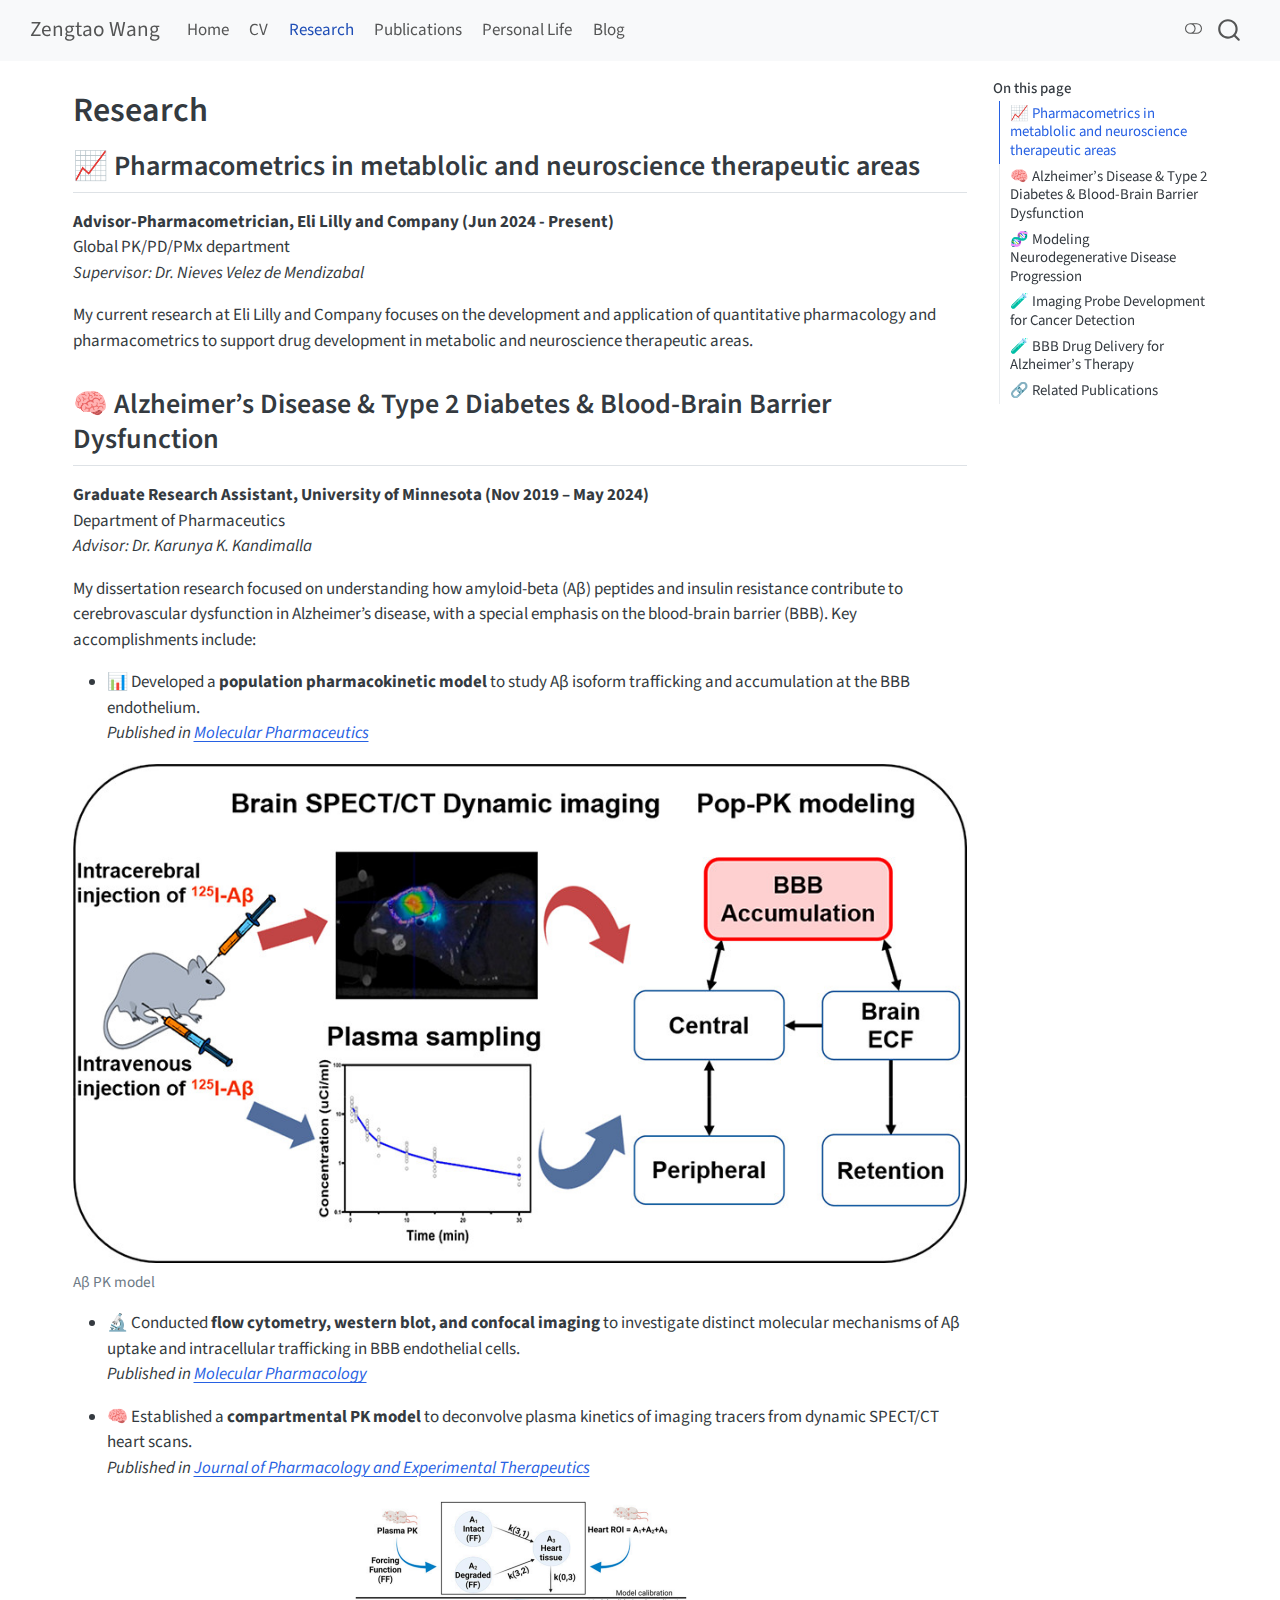
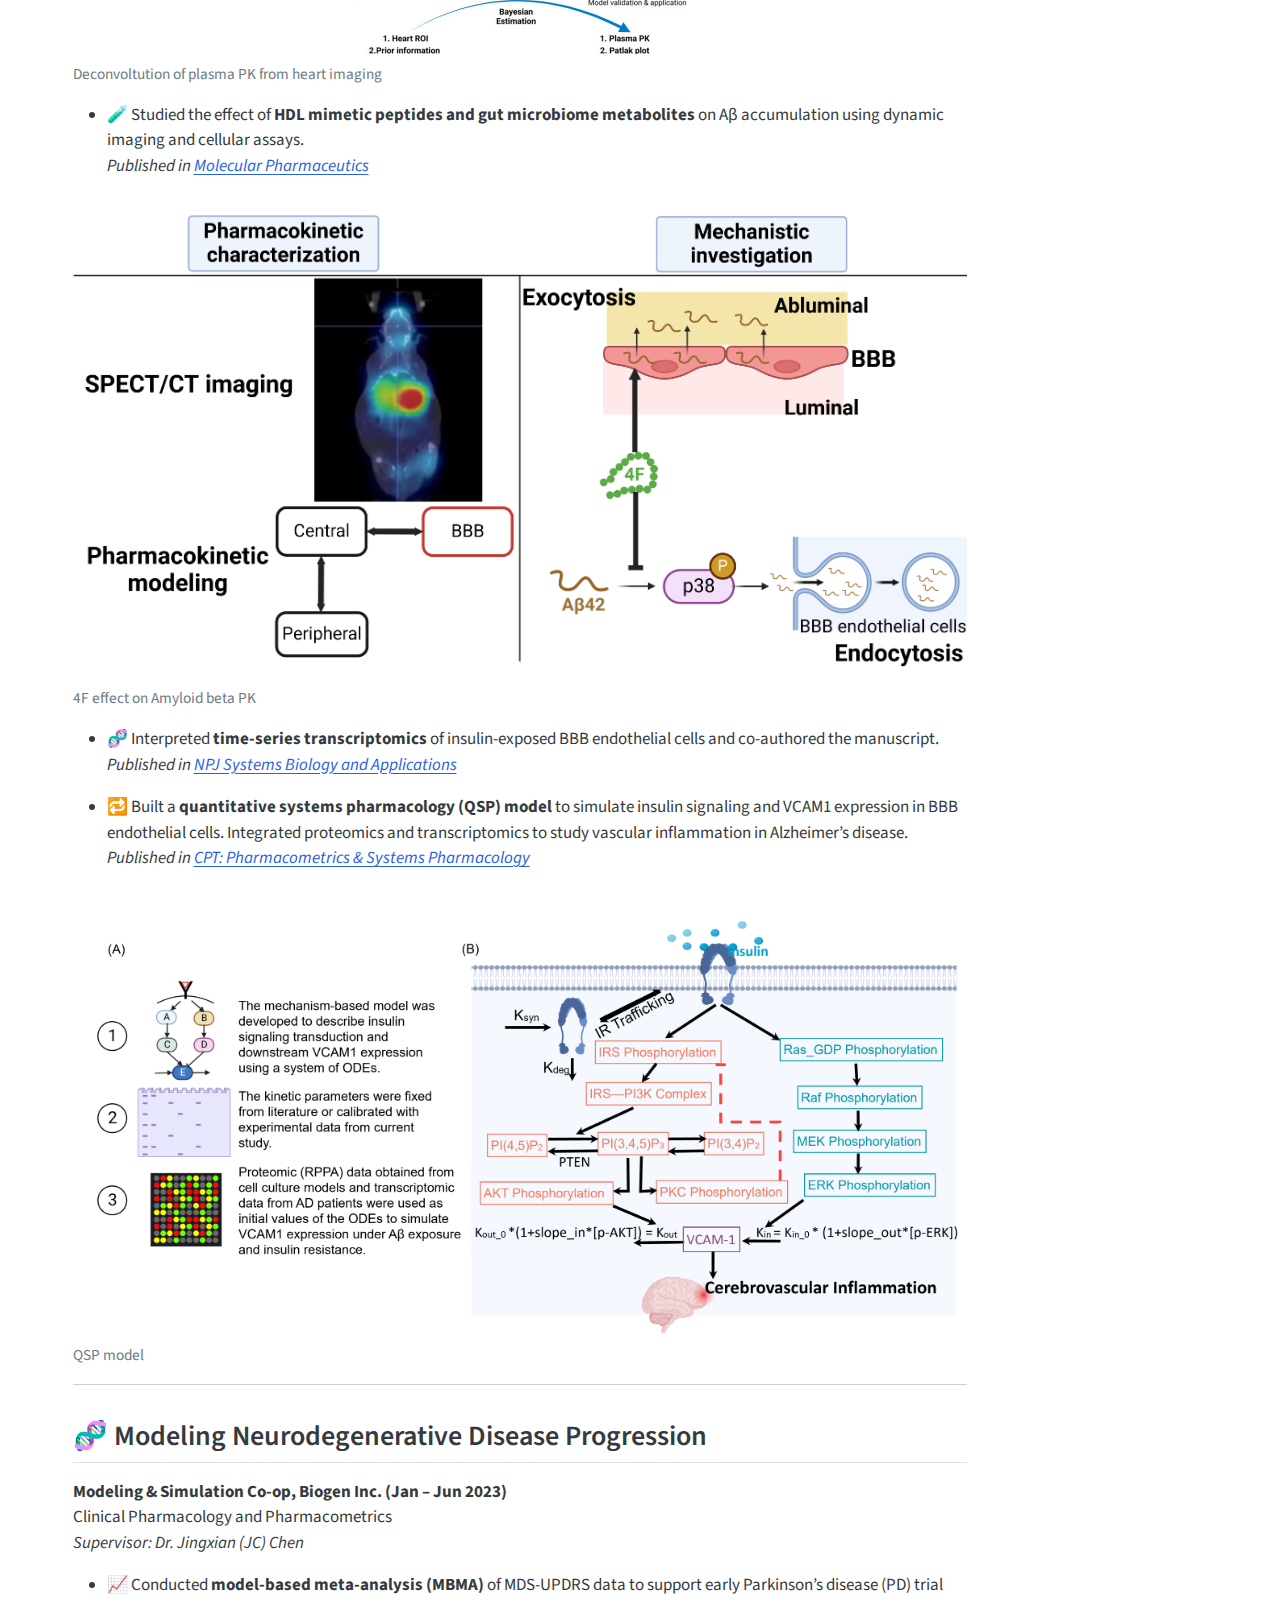
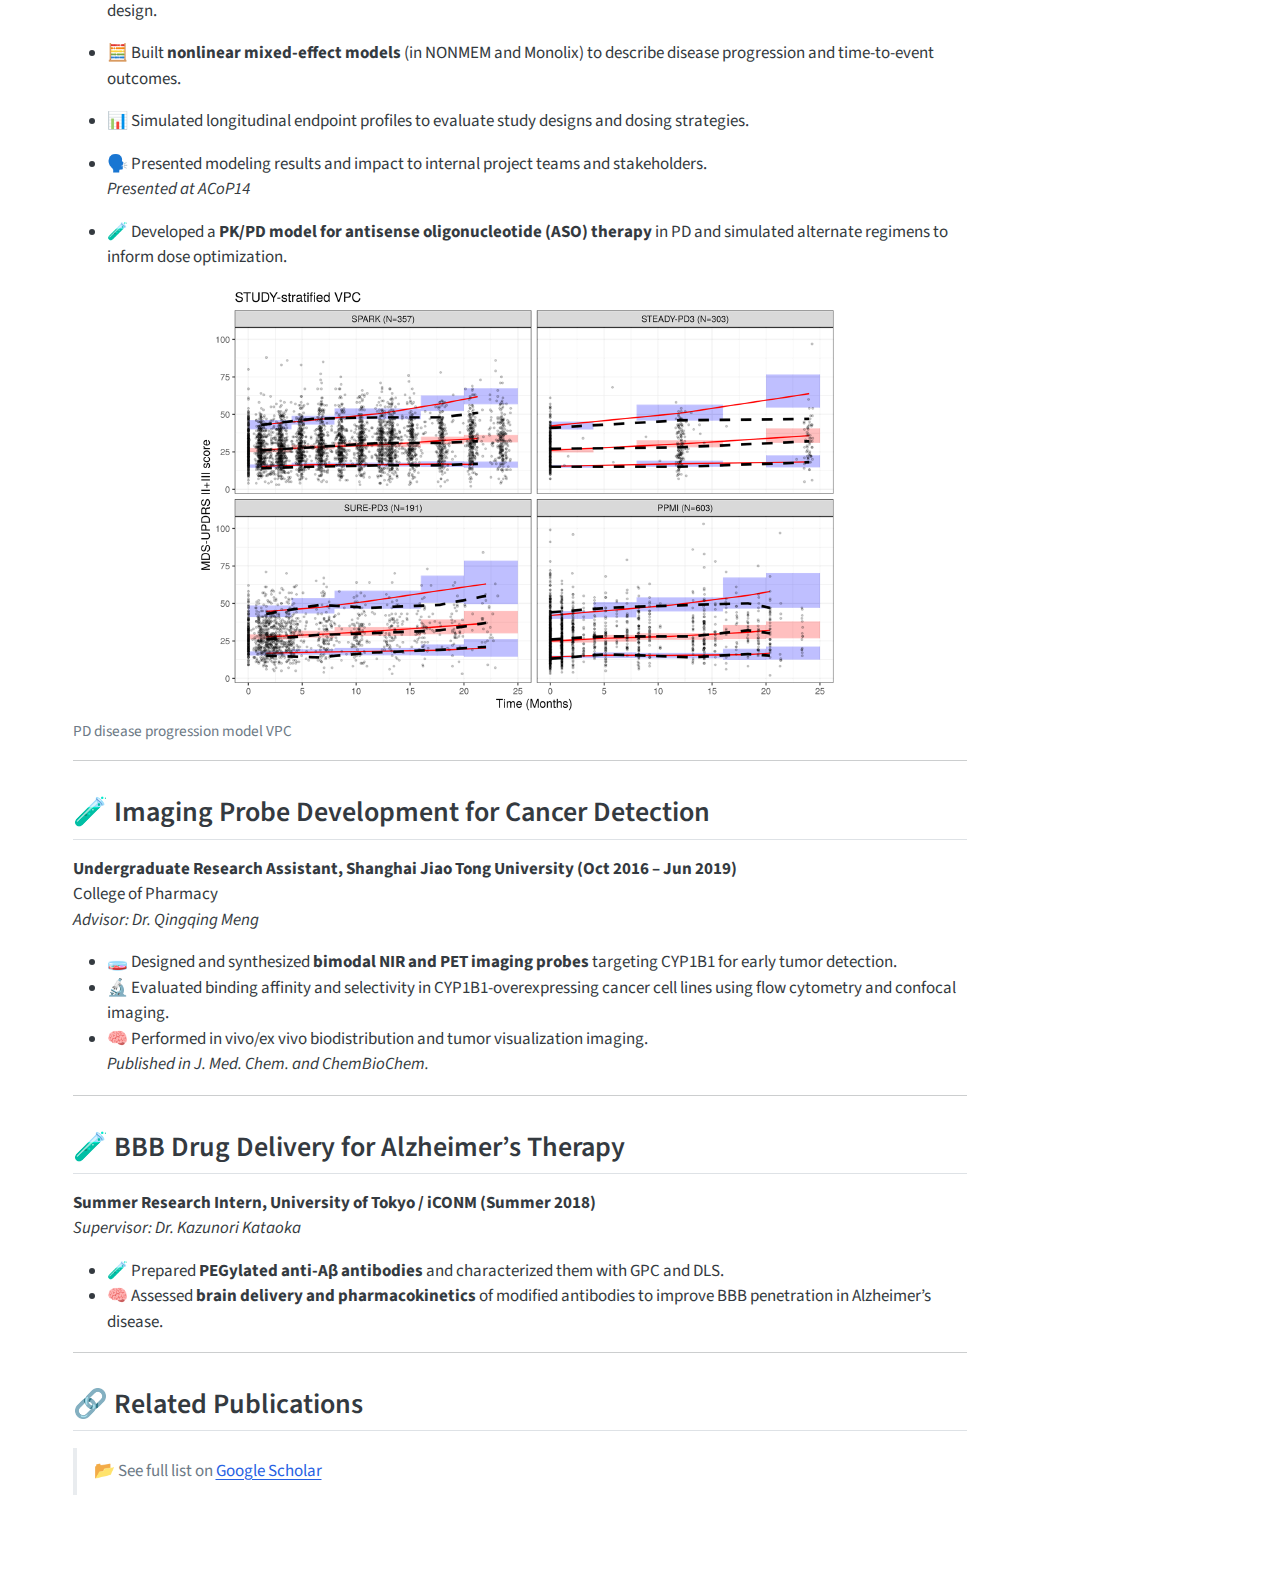
<file: docs/research.html>
<!DOCTYPE html>
<html xmlns="http://www.w3.org/1999/xhtml" lang="en" xml:lang="en"><head>

<meta charset="utf-8">
<meta name="generator" content="quarto-1.6.40">

<meta name="viewport" content="width=device-width, initial-scale=1.0, user-scalable=yes">


<title>Research – Zengtao Wang</title>
<style>
code{white-space: pre-wrap;}
span.smallcaps{font-variant: small-caps;}
div.columns{display: flex; gap: min(4vw, 1.5em);}
div.column{flex: auto; overflow-x: auto;}
div.hanging-indent{margin-left: 1.5em; text-indent: -1.5em;}
ul.task-list{list-style: none;}
ul.task-list li input[type="checkbox"] {
  width: 0.8em;
  margin: 0 0.8em 0.2em -1em; /* quarto-specific, see https://github.com/quarto-dev/quarto-cli/issues/4556 */ 
  vertical-align: middle;
}
</style>


<script src="site_libs/quarto-nav/quarto-nav.js"></script>
<script src="site_libs/quarto-nav/headroom.min.js"></script>
<script src="site_libs/clipboard/clipboard.min.js"></script>
<script src="site_libs/quarto-search/autocomplete.umd.js"></script>
<script src="site_libs/quarto-search/fuse.min.js"></script>
<script src="site_libs/quarto-search/quarto-search.js"></script>
<meta name="quarto:offset" content="./">
<script src="site_libs/quarto-html/quarto.js"></script>
<script src="site_libs/quarto-html/popper.min.js"></script>
<script src="site_libs/quarto-html/tippy.umd.min.js"></script>
<script src="site_libs/quarto-html/anchor.min.js"></script>
<link href="site_libs/quarto-html/tippy.css" rel="stylesheet">
<link href="site_libs/quarto-html/quarto-syntax-highlighting-549806ee2085284f45b00abea8c6df48.css" rel="stylesheet" class="quarto-color-scheme" id="quarto-text-highlighting-styles">
<link href="site_libs/quarto-html/quarto-syntax-highlighting-dark-8ea72dc5fed832574809a9c94082fbbb.css" rel="prefetch" class="quarto-color-scheme quarto-color-alternate" id="quarto-text-highlighting-styles">
<script src="site_libs/bootstrap/bootstrap.min.js"></script>
<link href="site_libs/bootstrap/bootstrap-icons.css" rel="stylesheet">
<link href="site_libs/bootstrap/bootstrap-8507f7695cf9bb69b0afbf5f1b7625b8.min.css" rel="stylesheet" append-hash="true" class="quarto-color-scheme" id="quarto-bootstrap" data-mode="light">
<link href="site_libs/bootstrap/bootstrap-dark-c20423b10a0f33918be7cb28482348d9.min.css" rel="prefetch" append-hash="true" class="quarto-color-scheme quarto-color-alternate" id="quarto-bootstrap" data-mode="dark">
<script id="quarto-search-options" type="application/json">{
  "location": "navbar",
  "copy-button": false,
  "collapse-after": 3,
  "panel-placement": "end",
  "type": "overlay",
  "limit": 50,
  "keyboard-shortcut": [
    "f",
    "/",
    "s"
  ],
  "show-item-context": false,
  "language": {
    "search-no-results-text": "No results",
    "search-matching-documents-text": "matching documents",
    "search-copy-link-title": "Copy link to search",
    "search-hide-matches-text": "Hide additional matches",
    "search-more-match-text": "more match in this document",
    "search-more-matches-text": "more matches in this document",
    "search-clear-button-title": "Clear",
    "search-text-placeholder": "",
    "search-detached-cancel-button-title": "Cancel",
    "search-submit-button-title": "Submit",
    "search-label": "Search"
  }
}</script>
<style>html{ scroll-behavior: smooth; }</style>


<link rel="stylesheet" href="styles.css">
</head>

<body class="nav-fixed">

<div id="quarto-search-results"></div>
  <header id="quarto-header" class="headroom fixed-top">
    <nav class="navbar navbar-expand-lg " data-bs-theme="dark">
      <div class="navbar-container container-fluid">
      <div class="navbar-brand-container mx-auto">
    <a class="navbar-brand" href="./index.html">
    <span class="navbar-title">Zengtao Wang</span>
    </a>
  </div>
            <div id="quarto-search" class="" title="Search"></div>
          <button class="navbar-toggler" type="button" data-bs-toggle="collapse" data-bs-target="#navbarCollapse" aria-controls="navbarCollapse" role="menu" aria-expanded="false" aria-label="Toggle navigation" onclick="if (window.quartoToggleHeadroom) { window.quartoToggleHeadroom(); }">
  <span class="navbar-toggler-icon"></span>
</button>
          <div class="collapse navbar-collapse" id="navbarCollapse">
            <ul class="navbar-nav navbar-nav-scroll me-auto">
  <li class="nav-item">
    <a class="nav-link" href="./index.html"> 
<span class="menu-text">Home</span></a>
  </li>  
  <li class="nav-item">
    <a class="nav-link" href="./file/Zengtao Wang_CV.pdf"> 
<span class="menu-text">CV</span></a>
  </li>  
  <li class="nav-item">
    <a class="nav-link active" href="./research.html" aria-current="page"> 
<span class="menu-text">Research</span></a>
  </li>  
  <li class="nav-item">
    <a class="nav-link" href="./Publications.html"> 
<span class="menu-text">Publications</span></a>
  </li>  
  <li class="nav-item">
    <a class="nav-link" href="./Personal.html"> 
<span class="menu-text">Personal Life</span></a>
  </li>  
  <li class="nav-item">
    <a class="nav-link" href="./post.html"> 
<span class="menu-text">Blog</span></a>
  </li>  
</ul>
          </div> <!-- /navcollapse -->
            <div class="quarto-navbar-tools">
  <a href="" class="quarto-color-scheme-toggle quarto-navigation-tool  px-1" onclick="window.quartoToggleColorScheme(); return false;" title="Toggle dark mode"><i class="bi"></i></a>
</div>
      </div> <!-- /container-fluid -->
    </nav>
</header>
<!-- content -->
<div id="quarto-content" class="quarto-container page-columns page-rows-contents page-layout-full page-navbar">
<!-- sidebar -->
<!-- margin-sidebar -->
    <div id="quarto-margin-sidebar" class="sidebar margin-sidebar">
        <nav id="TOC" role="doc-toc" class="toc-active">
    <h2 id="toc-title">On this page</h2>
   
  <ul>
  <li><a href="#pharmacometrics-in-metablolic-and-neuroscience-therapeutic-areas" id="toc-pharmacometrics-in-metablolic-and-neuroscience-therapeutic-areas" class="nav-link active" data-scroll-target="#pharmacometrics-in-metablolic-and-neuroscience-therapeutic-areas">📈 Pharmacometrics in metablolic and neuroscience therapeutic areas</a></li>
  <li><a href="#alzheimers-disease-type-2-diabetes-blood-brain-barrier-dysfunction" id="toc-alzheimers-disease-type-2-diabetes-blood-brain-barrier-dysfunction" class="nav-link" data-scroll-target="#alzheimers-disease-type-2-diabetes-blood-brain-barrier-dysfunction">🧠 Alzheimer’s Disease &amp; Type 2 Diabetes &amp; Blood-Brain Barrier Dysfunction</a></li>
  <li><a href="#modeling-neurodegenerative-disease-progression" id="toc-modeling-neurodegenerative-disease-progression" class="nav-link" data-scroll-target="#modeling-neurodegenerative-disease-progression">🧬 Modeling Neurodegenerative Disease Progression</a></li>
  <li><a href="#imaging-probe-development-for-cancer-detection" id="toc-imaging-probe-development-for-cancer-detection" class="nav-link" data-scroll-target="#imaging-probe-development-for-cancer-detection">🧪 Imaging Probe Development for Cancer Detection</a></li>
  <li><a href="#bbb-drug-delivery-for-alzheimers-therapy" id="toc-bbb-drug-delivery-for-alzheimers-therapy" class="nav-link" data-scroll-target="#bbb-drug-delivery-for-alzheimers-therapy">🧪 BBB Drug Delivery for Alzheimer’s Therapy</a></li>
  <li><a href="#related-publications" id="toc-related-publications" class="nav-link" data-scroll-target="#related-publications">🔗 Related Publications</a></li>
  </ul>
</nav>
    </div>
<!-- main -->
<main class="content column-page-left" id="quarto-document-content">

<header id="title-block-header" class="quarto-title-block default">
<div class="quarto-title">
<h1 class="title">Research</h1>
</div>



<div class="quarto-title-meta column-page-left">

    
  
    
  </div>
  


</header>


<section id="pharmacometrics-in-metablolic-and-neuroscience-therapeutic-areas" class="level2">
<h2 class="anchored" data-anchor-id="pharmacometrics-in-metablolic-and-neuroscience-therapeutic-areas">📈 Pharmacometrics in metablolic and neuroscience therapeutic areas</h2>
<p><strong>Advisor-Pharmacometrician, Eli Lilly and Company (Jun 2024 - Present)</strong><br>
Global PK/PD/PMx department<br>
<em>Supervisor: Dr.&nbsp;Nieves Velez de Mendizabal</em></p>
<p>My current research at Eli Lilly and Company focuses on the development and application of quantitative pharmacology and pharmacometrics to support drug development in metabolic and neuroscience therapeutic areas.</p>
</section>
<section id="alzheimers-disease-type-2-diabetes-blood-brain-barrier-dysfunction" class="level2">
<h2 class="anchored" data-anchor-id="alzheimers-disease-type-2-diabetes-blood-brain-barrier-dysfunction">🧠 Alzheimer’s Disease &amp; Type 2 Diabetes &amp; Blood-Brain Barrier Dysfunction</h2>
<p><strong>Graduate Research Assistant, University of Minnesota (Nov 2019 – May 2024)</strong><br>
Department of Pharmaceutics<br>
<em>Advisor: Dr.&nbsp;Karunya K. Kandimalla</em></p>
<p>My dissertation research focused on understanding how amyloid-beta (Aβ) peptides and insulin resistance contribute to cerebrovascular dysfunction in Alzheimer’s disease, with a special emphasis on the blood-brain barrier (BBB). Key accomplishments include:</p>
<ul>
<li>📊 Developed a <strong>population pharmacokinetic model</strong> to study Aβ isoform trafficking and accumulation at the BBB endothelium.<br>
<em>Published in <a href="https://pubs.acs.org/doi/10.1021/acs.molpharmaceut.1c00549">Molecular Pharmaceutics</a></em></li>
</ul>
<div class="quarto-figure quarto-figure-center">
<figure class="figure">
<p><img src="media/Research/abeta_trafficking_model.jpeg" class="img-fluid figure-img"></p>
<figcaption>Aβ PK model</figcaption>
</figure>
</div>
<ul>
<li><p>🔬 Conducted <strong>flow cytometry, western blot, and confocal imaging</strong> to investigate distinct molecular mechanisms of Aβ uptake and intracellular trafficking in BBB endothelial cells.<br>
<em>Published in <a href="https://molpharm.aspetjournals.org/article/S0026-895X(24)00059-2/abstract">Molecular Pharmacology</a></em></p></li>
<li><p>🧠 Established a <strong>compartmental PK model</strong> to deconvolve plasma kinetics of imaging tracers from dynamic SPECT/CT heart scans.<br>
<em>Published in <a href="https://jpet.aspetjournals.org/article/S0022-3565(24)17050-4/abstract">Journal of Pharmacology and Experimental Therapeutics</a></em></p></li>
</ul>
<div class="quarto-figure quarto-figure-center">
<figure class="figure">
<p><img src="media/Research/heart_deconvolution.png" class="img-fluid figure-img"></p>
<figcaption>Deconvoltution of plasma PK from heart imaging</figcaption>
</figure>
</div>
<ul>
<li>🧪 Studied the effect of <strong>HDL mimetic peptides and gut microbiome metabolites</strong> on Aβ accumulation using dynamic imaging and cellular assays.<br>
<em>Published in <a href="https://pubs.acs.org/doi/full/10.1021/acs.molpharmaceut.4c00633">Molecular Pharmaceutics</a></em></li>
</ul>
<div class="quarto-figure quarto-figure-center">
<figure class="figure">
<p><img src="media/Research/4f_paper.png" class="img-fluid figure-img"></p>
<figcaption>4F effect on Amyloid beta PK</figcaption>
</figure>
</div>
<ul>
<li><p>🧬 Interpreted <strong>time-series transcriptomics</strong> of insulin-exposed BBB endothelial cells and co-authored the manuscript.<br>
<em>Published in <a href="https://www.nature.com/articles/s41540-022-00235-8">NPJ Systems Biology and Applications</a></em></p></li>
<li><p>🔁 Built a <strong>quantitative systems pharmacology (QSP) model</strong> to simulate insulin signaling and VCAM1 expression in BBB endothelial cells. Integrated proteomics and transcriptomics to study vascular inflammation in Alzheimer’s disease.<br>
<em>Published in <a href="https://ascpt.onlinelibrary.wiley.com/doi/full/10.1002/psp4.13296">CPT: Pharmacometrics &amp; Systems Pharmacology</a></em></p></li>
</ul>
<div class="quarto-figure quarto-figure-center">
<figure class="figure">
<p><img src="media/Research/qsp_paper.png" class="img-fluid figure-img"></p>
<figcaption>QSP model</figcaption>
</figure>
</div>
<hr>
</section>
<section id="modeling-neurodegenerative-disease-progression" class="level2">
<h2 class="anchored" data-anchor-id="modeling-neurodegenerative-disease-progression">🧬 Modeling Neurodegenerative Disease Progression</h2>
<p><strong>Modeling &amp; Simulation Co-op, Biogen Inc.&nbsp;(Jan – Jun 2023)</strong><br>
Clinical Pharmacology and Pharmacometrics<br>
<em>Supervisor: Dr.&nbsp;Jingxian (JC) Chen</em></p>
<ul>
<li><p>📈 Conducted <strong>model-based meta-analysis (MBMA)</strong> of MDS-UPDRS data to support early Parkinson’s disease (PD) trial design.</p></li>
<li><p>🧮 Built <strong>nonlinear mixed-effect models</strong> (in NONMEM and Monolix) to describe disease progression and time-to-event outcomes.</p></li>
<li><p>📊 Simulated longitudinal endpoint profiles to evaluate study designs and dosing strategies.</p></li>
<li><p>🗣️ Presented modeling results and impact to internal project teams and stakeholders.<br>
<em>Presented at ACoP14</em></p></li>
<li><p>🧪 Developed a <strong>PK/PD model for antisense oligonucleotide (ASO) therapy</strong> in PD and simulated alternate regimens to inform dose optimization.</p></li>
</ul>
<div class="quarto-figure quarto-figure-center">
<figure class="figure">
<p><img src="media/Research/PD_modeling.png" class="img-fluid figure-img"></p>
<figcaption>PD disease progression model VPC</figcaption>
</figure>
</div>
<hr>
</section>
<section id="imaging-probe-development-for-cancer-detection" class="level2">
<h2 class="anchored" data-anchor-id="imaging-probe-development-for-cancer-detection">🧪 Imaging Probe Development for Cancer Detection</h2>
<p><strong>Undergraduate Research Assistant, Shanghai Jiao Tong University (Oct 2016 – Jun 2019)</strong><br>
College of Pharmacy<br>
<em>Advisor: Dr.&nbsp;Qingqing Meng</em></p>
<ul>
<li>🧫 Designed and synthesized <strong>bimodal NIR and PET imaging probes</strong> targeting CYP1B1 for early tumor detection.</li>
<li>🔬 Evaluated binding affinity and selectivity in CYP1B1-overexpressing cancer cell lines using flow cytometry and confocal imaging.</li>
<li>🧠 Performed in vivo/ex vivo biodistribution and tumor visualization imaging.<br>
<em>Published in J. Med. Chem. and ChemBioChem.</em></li>
</ul>
<hr>
</section>
<section id="bbb-drug-delivery-for-alzheimers-therapy" class="level2">
<h2 class="anchored" data-anchor-id="bbb-drug-delivery-for-alzheimers-therapy">🧪 BBB Drug Delivery for Alzheimer’s Therapy</h2>
<p><strong>Summer Research Intern, University of Tokyo / iCONM (Summer 2018)</strong><br>
<em>Supervisor: Dr.&nbsp;Kazunori Kataoka</em></p>
<ul>
<li>🧪 Prepared <strong>PEGylated anti-Aβ antibodies</strong> and characterized them with GPC and DLS.</li>
<li>🧠 Assessed <strong>brain delivery and pharmacokinetics</strong> of modified antibodies to improve BBB penetration in Alzheimer’s disease.</li>
</ul>
<hr>
</section>
<section id="related-publications" class="level2">
<h2 class="anchored" data-anchor-id="related-publications">🔗 Related Publications</h2>
<blockquote class="blockquote">
<p>📂 See full list on <a href="https://scholar.google.com/citations?user=4mJXDH4AAAAJ&amp;hl=en">Google Scholar</a></p>
</blockquote>


</section>

</main> <!-- /main -->
<script id="quarto-html-after-body" type="application/javascript">
window.document.addEventListener("DOMContentLoaded", function (event) {
  const toggleBodyColorMode = (bsSheetEl) => {
    const mode = bsSheetEl.getAttribute("data-mode");
    const bodyEl = window.document.querySelector("body");
    if (mode === "dark") {
      bodyEl.classList.add("quarto-dark");
      bodyEl.classList.remove("quarto-light");
    } else {
      bodyEl.classList.add("quarto-light");
      bodyEl.classList.remove("quarto-dark");
    }
  }
  const toggleBodyColorPrimary = () => {
    const bsSheetEl = window.document.querySelector("link#quarto-bootstrap");
    if (bsSheetEl) {
      toggleBodyColorMode(bsSheetEl);
    }
  }
  toggleBodyColorPrimary();  
  const disableStylesheet = (stylesheets) => {
    for (let i=0; i < stylesheets.length; i++) {
      const stylesheet = stylesheets[i];
      stylesheet.rel = 'prefetch';
    }
  }
  const enableStylesheet = (stylesheets) => {
    for (let i=0; i < stylesheets.length; i++) {
      const stylesheet = stylesheets[i];
      stylesheet.rel = 'stylesheet';
    }
  }
  const manageTransitions = (selector, allowTransitions) => {
    const els = window.document.querySelectorAll(selector);
    for (let i=0; i < els.length; i++) {
      const el = els[i];
      if (allowTransitions) {
        el.classList.remove('notransition');
      } else {
        el.classList.add('notransition');
      }
    }
  }
  const toggleGiscusIfUsed = (isAlternate, darkModeDefault) => {
    const baseTheme = document.querySelector('#giscus-base-theme')?.value ?? 'light';
    const alternateTheme = document.querySelector('#giscus-alt-theme')?.value ?? 'dark';
    let newTheme = '';
    if(darkModeDefault) {
      newTheme = isAlternate ? baseTheme : alternateTheme;
    } else {
      newTheme = isAlternate ? alternateTheme : baseTheme;
    }
    const changeGiscusTheme = () => {
      // From: https://github.com/giscus/giscus/issues/336
      const sendMessage = (message) => {
        const iframe = document.querySelector('iframe.giscus-frame');
        if (!iframe) return;
        iframe.contentWindow.postMessage({ giscus: message }, 'https://giscus.app');
      }
      sendMessage({
        setConfig: {
          theme: newTheme
        }
      });
    }
    const isGiscussLoaded = window.document.querySelector('iframe.giscus-frame') !== null;
    if (isGiscussLoaded) {
      changeGiscusTheme();
    }
  }
  const toggleColorMode = (alternate) => {
    // Switch the stylesheets
    const alternateStylesheets = window.document.querySelectorAll('link.quarto-color-scheme.quarto-color-alternate');
    manageTransitions('#quarto-margin-sidebar .nav-link', false);
    if (alternate) {
      enableStylesheet(alternateStylesheets);
      for (const sheetNode of alternateStylesheets) {
        if (sheetNode.id === "quarto-bootstrap") {
          toggleBodyColorMode(sheetNode);
        }
      }
    } else {
      disableStylesheet(alternateStylesheets);
      toggleBodyColorPrimary();
    }
    manageTransitions('#quarto-margin-sidebar .nav-link', true);
    // Switch the toggles
    const toggles = window.document.querySelectorAll('.quarto-color-scheme-toggle');
    for (let i=0; i < toggles.length; i++) {
      const toggle = toggles[i];
      if (toggle) {
        if (alternate) {
          toggle.classList.add("alternate");     
        } else {
          toggle.classList.remove("alternate");
        }
      }
    }
    // Hack to workaround the fact that safari doesn't
    // properly recolor the scrollbar when toggling (#1455)
    if (navigator.userAgent.indexOf('Safari') > 0 && navigator.userAgent.indexOf('Chrome') == -1) {
      manageTransitions("body", false);
      window.scrollTo(0, 1);
      setTimeout(() => {
        window.scrollTo(0, 0);
        manageTransitions("body", true);
      }, 40);  
    }
  }
  const isFileUrl = () => { 
    return window.location.protocol === 'file:';
  }
  const hasAlternateSentinel = () => {  
    let styleSentinel = getColorSchemeSentinel();
    if (styleSentinel !== null) {
      return styleSentinel === "alternate";
    } else {
      return false;
    }
  }
  const setStyleSentinel = (alternate) => {
    const value = alternate ? "alternate" : "default";
    if (!isFileUrl()) {
      window.localStorage.setItem("quarto-color-scheme", value);
    } else {
      localAlternateSentinel = value;
    }
  }
  const getColorSchemeSentinel = () => {
    if (!isFileUrl()) {
      const storageValue = window.localStorage.getItem("quarto-color-scheme");
      return storageValue != null ? storageValue : localAlternateSentinel;
    } else {
      return localAlternateSentinel;
    }
  }
  const darkModeDefault = false;
  let localAlternateSentinel = darkModeDefault ? 'alternate' : 'default';
  // Dark / light mode switch
  window.quartoToggleColorScheme = () => {
    // Read the current dark / light value 
    let toAlternate = !hasAlternateSentinel();
    toggleColorMode(toAlternate);
    setStyleSentinel(toAlternate);
    toggleGiscusIfUsed(toAlternate, darkModeDefault);
  };
  // Ensure there is a toggle, if there isn't float one in the top right
  if (window.document.querySelector('.quarto-color-scheme-toggle') === null) {
    const a = window.document.createElement('a');
    a.classList.add('top-right');
    a.classList.add('quarto-color-scheme-toggle');
    a.href = "";
    a.onclick = function() { try { window.quartoToggleColorScheme(); } catch {} return false; };
    const i = window.document.createElement("i");
    i.classList.add('bi');
    a.appendChild(i);
    window.document.body.appendChild(a);
  }
  // Switch to dark mode if need be
  if (hasAlternateSentinel()) {
    toggleColorMode(true);
  } else {
    toggleColorMode(false);
  }
  const icon = "";
  const anchorJS = new window.AnchorJS();
  anchorJS.options = {
    placement: 'right',
    icon: icon
  };
  anchorJS.add('.anchored');
  const isCodeAnnotation = (el) => {
    for (const clz of el.classList) {
      if (clz.startsWith('code-annotation-')) {                     
        return true;
      }
    }
    return false;
  }
  const onCopySuccess = function(e) {
    // button target
    const button = e.trigger;
    // don't keep focus
    button.blur();
    // flash "checked"
    button.classList.add('code-copy-button-checked');
    var currentTitle = button.getAttribute("title");
    button.setAttribute("title", "Copied!");
    let tooltip;
    if (window.bootstrap) {
      button.setAttribute("data-bs-toggle", "tooltip");
      button.setAttribute("data-bs-placement", "left");
      button.setAttribute("data-bs-title", "Copied!");
      tooltip = new bootstrap.Tooltip(button, 
        { trigger: "manual", 
          customClass: "code-copy-button-tooltip",
          offset: [0, -8]});
      tooltip.show();    
    }
    setTimeout(function() {
      if (tooltip) {
        tooltip.hide();
        button.removeAttribute("data-bs-title");
        button.removeAttribute("data-bs-toggle");
        button.removeAttribute("data-bs-placement");
      }
      button.setAttribute("title", currentTitle);
      button.classList.remove('code-copy-button-checked');
    }, 1000);
    // clear code selection
    e.clearSelection();
  }
  const getTextToCopy = function(trigger) {
      const codeEl = trigger.previousElementSibling.cloneNode(true);
      for (const childEl of codeEl.children) {
        if (isCodeAnnotation(childEl)) {
          childEl.remove();
        }
      }
      return codeEl.innerText;
  }
  const clipboard = new window.ClipboardJS('.code-copy-button:not([data-in-quarto-modal])', {
    text: getTextToCopy
  });
  clipboard.on('success', onCopySuccess);
  if (window.document.getElementById('quarto-embedded-source-code-modal')) {
    const clipboardModal = new window.ClipboardJS('.code-copy-button[data-in-quarto-modal]', {
      text: getTextToCopy,
      container: window.document.getElementById('quarto-embedded-source-code-modal')
    });
    clipboardModal.on('success', onCopySuccess);
  }
    var localhostRegex = new RegExp(/^(?:http|https):\/\/localhost\:?[0-9]*\//);
    var mailtoRegex = new RegExp(/^mailto:/);
      var filterRegex = new RegExp('/' + window.location.host + '/');
    var isInternal = (href) => {
        return filterRegex.test(href) || localhostRegex.test(href) || mailtoRegex.test(href);
    }
    // Inspect non-navigation links and adorn them if external
 	var links = window.document.querySelectorAll('a[href]:not(.nav-link):not(.navbar-brand):not(.toc-action):not(.sidebar-link):not(.sidebar-item-toggle):not(.pagination-link):not(.no-external):not([aria-hidden]):not(.dropdown-item):not(.quarto-navigation-tool):not(.about-link)');
    for (var i=0; i<links.length; i++) {
      const link = links[i];
      if (!isInternal(link.href)) {
        // undo the damage that might have been done by quarto-nav.js in the case of
        // links that we want to consider external
        if (link.dataset.originalHref !== undefined) {
          link.href = link.dataset.originalHref;
        }
      }
    }
  function tippyHover(el, contentFn, onTriggerFn, onUntriggerFn) {
    const config = {
      allowHTML: true,
      maxWidth: 500,
      delay: 100,
      arrow: false,
      appendTo: function(el) {
          return el.parentElement;
      },
      interactive: true,
      interactiveBorder: 10,
      theme: 'quarto',
      placement: 'bottom-start',
    };
    if (contentFn) {
      config.content = contentFn;
    }
    if (onTriggerFn) {
      config.onTrigger = onTriggerFn;
    }
    if (onUntriggerFn) {
      config.onUntrigger = onUntriggerFn;
    }
    window.tippy(el, config); 
  }
  const noterefs = window.document.querySelectorAll('a[role="doc-noteref"]');
  for (var i=0; i<noterefs.length; i++) {
    const ref = noterefs[i];
    tippyHover(ref, function() {
      // use id or data attribute instead here
      let href = ref.getAttribute('data-footnote-href') || ref.getAttribute('href');
      try { href = new URL(href).hash; } catch {}
      const id = href.replace(/^#\/?/, "");
      const note = window.document.getElementById(id);
      if (note) {
        return note.innerHTML;
      } else {
        return "";
      }
    });
  }
  const xrefs = window.document.querySelectorAll('a.quarto-xref');
  const processXRef = (id, note) => {
    // Strip column container classes
    const stripColumnClz = (el) => {
      el.classList.remove("page-full", "page-columns");
      if (el.children) {
        for (const child of el.children) {
          stripColumnClz(child);
        }
      }
    }
    stripColumnClz(note)
    if (id === null || id.startsWith('sec-')) {
      // Special case sections, only their first couple elements
      const container = document.createElement("div");
      if (note.children && note.children.length > 2) {
        container.appendChild(note.children[0].cloneNode(true));
        for (let i = 1; i < note.children.length; i++) {
          const child = note.children[i];
          if (child.tagName === "P" && child.innerText === "") {
            continue;
          } else {
            container.appendChild(child.cloneNode(true));
            break;
          }
        }
        if (window.Quarto?.typesetMath) {
          window.Quarto.typesetMath(container);
        }
        return container.innerHTML
      } else {
        if (window.Quarto?.typesetMath) {
          window.Quarto.typesetMath(note);
        }
        return note.innerHTML;
      }
    } else {
      // Remove any anchor links if they are present
      const anchorLink = note.querySelector('a.anchorjs-link');
      if (anchorLink) {
        anchorLink.remove();
      }
      if (window.Quarto?.typesetMath) {
        window.Quarto.typesetMath(note);
      }
      if (note.classList.contains("callout")) {
        return note.outerHTML;
      } else {
        return note.innerHTML;
      }
    }
  }
  for (var i=0; i<xrefs.length; i++) {
    const xref = xrefs[i];
    tippyHover(xref, undefined, function(instance) {
      instance.disable();
      let url = xref.getAttribute('href');
      let hash = undefined; 
      if (url.startsWith('#')) {
        hash = url;
      } else {
        try { hash = new URL(url).hash; } catch {}
      }
      if (hash) {
        const id = hash.replace(/^#\/?/, "");
        const note = window.document.getElementById(id);
        if (note !== null) {
          try {
            const html = processXRef(id, note.cloneNode(true));
            instance.setContent(html);
          } finally {
            instance.enable();
            instance.show();
          }
        } else {
          // See if we can fetch this
          fetch(url.split('#')[0])
          .then(res => res.text())
          .then(html => {
            const parser = new DOMParser();
            const htmlDoc = parser.parseFromString(html, "text/html");
            const note = htmlDoc.getElementById(id);
            if (note !== null) {
              const html = processXRef(id, note);
              instance.setContent(html);
            } 
          }).finally(() => {
            instance.enable();
            instance.show();
          });
        }
      } else {
        // See if we can fetch a full url (with no hash to target)
        // This is a special case and we should probably do some content thinning / targeting
        fetch(url)
        .then(res => res.text())
        .then(html => {
          const parser = new DOMParser();
          const htmlDoc = parser.parseFromString(html, "text/html");
          const note = htmlDoc.querySelector('main.content');
          if (note !== null) {
            // This should only happen for chapter cross references
            // (since there is no id in the URL)
            // remove the first header
            if (note.children.length > 0 && note.children[0].tagName === "HEADER") {
              note.children[0].remove();
            }
            const html = processXRef(null, note);
            instance.setContent(html);
          } 
        }).finally(() => {
          instance.enable();
          instance.show();
        });
      }
    }, function(instance) {
    });
  }
      let selectedAnnoteEl;
      const selectorForAnnotation = ( cell, annotation) => {
        let cellAttr = 'data-code-cell="' + cell + '"';
        let lineAttr = 'data-code-annotation="' +  annotation + '"';
        const selector = 'span[' + cellAttr + '][' + lineAttr + ']';
        return selector;
      }
      const selectCodeLines = (annoteEl) => {
        const doc = window.document;
        const targetCell = annoteEl.getAttribute("data-target-cell");
        const targetAnnotation = annoteEl.getAttribute("data-target-annotation");
        const annoteSpan = window.document.querySelector(selectorForAnnotation(targetCell, targetAnnotation));
        const lines = annoteSpan.getAttribute("data-code-lines").split(",");
        const lineIds = lines.map((line) => {
          return targetCell + "-" + line;
        })
        let top = null;
        let height = null;
        let parent = null;
        if (lineIds.length > 0) {
            //compute the position of the single el (top and bottom and make a div)
            const el = window.document.getElementById(lineIds[0]);
            top = el.offsetTop;
            height = el.offsetHeight;
            parent = el.parentElement.parentElement;
          if (lineIds.length > 1) {
            const lastEl = window.document.getElementById(lineIds[lineIds.length - 1]);
            const bottom = lastEl.offsetTop + lastEl.offsetHeight;
            height = bottom - top;
          }
          if (top !== null && height !== null && parent !== null) {
            // cook up a div (if necessary) and position it 
            let div = window.document.getElementById("code-annotation-line-highlight");
            if (div === null) {
              div = window.document.createElement("div");
              div.setAttribute("id", "code-annotation-line-highlight");
              div.style.position = 'absolute';
              parent.appendChild(div);
            }
            div.style.top = top - 2 + "px";
            div.style.height = height + 4 + "px";
            div.style.left = 0;
            let gutterDiv = window.document.getElementById("code-annotation-line-highlight-gutter");
            if (gutterDiv === null) {
              gutterDiv = window.document.createElement("div");
              gutterDiv.setAttribute("id", "code-annotation-line-highlight-gutter");
              gutterDiv.style.position = 'absolute';
              const codeCell = window.document.getElementById(targetCell);
              const gutter = codeCell.querySelector('.code-annotation-gutter');
              gutter.appendChild(gutterDiv);
            }
            gutterDiv.style.top = top - 2 + "px";
            gutterDiv.style.height = height + 4 + "px";
          }
          selectedAnnoteEl = annoteEl;
        }
      };
      const unselectCodeLines = () => {
        const elementsIds = ["code-annotation-line-highlight", "code-annotation-line-highlight-gutter"];
        elementsIds.forEach((elId) => {
          const div = window.document.getElementById(elId);
          if (div) {
            div.remove();
          }
        });
        selectedAnnoteEl = undefined;
      };
        // Handle positioning of the toggle
    window.addEventListener(
      "resize",
      throttle(() => {
        elRect = undefined;
        if (selectedAnnoteEl) {
          selectCodeLines(selectedAnnoteEl);
        }
      }, 10)
    );
    function throttle(fn, ms) {
    let throttle = false;
    let timer;
      return (...args) => {
        if(!throttle) { // first call gets through
            fn.apply(this, args);
            throttle = true;
        } else { // all the others get throttled
            if(timer) clearTimeout(timer); // cancel #2
            timer = setTimeout(() => {
              fn.apply(this, args);
              timer = throttle = false;
            }, ms);
        }
      };
    }
      // Attach click handler to the DT
      const annoteDls = window.document.querySelectorAll('dt[data-target-cell]');
      for (const annoteDlNode of annoteDls) {
        annoteDlNode.addEventListener('click', (event) => {
          const clickedEl = event.target;
          if (clickedEl !== selectedAnnoteEl) {
            unselectCodeLines();
            const activeEl = window.document.querySelector('dt[data-target-cell].code-annotation-active');
            if (activeEl) {
              activeEl.classList.remove('code-annotation-active');
            }
            selectCodeLines(clickedEl);
            clickedEl.classList.add('code-annotation-active');
          } else {
            // Unselect the line
            unselectCodeLines();
            clickedEl.classList.remove('code-annotation-active');
          }
        });
      }
  const findCites = (el) => {
    const parentEl = el.parentElement;
    if (parentEl) {
      const cites = parentEl.dataset.cites;
      if (cites) {
        return {
          el,
          cites: cites.split(' ')
        };
      } else {
        return findCites(el.parentElement)
      }
    } else {
      return undefined;
    }
  };
  var bibliorefs = window.document.querySelectorAll('a[role="doc-biblioref"]');
  for (var i=0; i<bibliorefs.length; i++) {
    const ref = bibliorefs[i];
    const citeInfo = findCites(ref);
    if (citeInfo) {
      tippyHover(citeInfo.el, function() {
        var popup = window.document.createElement('div');
        citeInfo.cites.forEach(function(cite) {
          var citeDiv = window.document.createElement('div');
          citeDiv.classList.add('hanging-indent');
          citeDiv.classList.add('csl-entry');
          var biblioDiv = window.document.getElementById('ref-' + cite);
          if (biblioDiv) {
            citeDiv.innerHTML = biblioDiv.innerHTML;
          }
          popup.appendChild(citeDiv);
        });
        return popup.innerHTML;
      });
    }
  }
});
</script>
</div> <!-- /content -->




<script src="site_libs/quarto-html/zenscroll-min.js"></script>
</body></html>
</file>
<file: docs/site_libs/quarto-html/tippy.css>
.tippy-box[data-animation=fade][data-state=hidden]{opacity:0}[data-tippy-root]{max-width:calc(100vw - 10px)}.tippy-box{position:relative;background-color:#333;color:#fff;border-radius:4px;font-size:14px;line-height:1.4;white-space:normal;outline:0;transition-property:transform,visibility,opacity}.tippy-box[data-placement^=top]>.tippy-arrow{bottom:0}.tippy-box[data-placement^=top]>.tippy-arrow:before{bottom:-7px;left:0;border-width:8px 8px 0;border-top-color:initial;transform-origin:center top}.tippy-box[data-placement^=bottom]>.tippy-arrow{top:0}.tippy-box[data-placement^=bottom]>.tippy-arrow:before{top:-7px;left:0;border-width:0 8px 8px;border-bottom-color:initial;transform-origin:center bottom}.tippy-box[data-placement^=left]>.tippy-arrow{right:0}.tippy-box[data-placement^=left]>.tippy-arrow:before{border-width:8px 0 8px 8px;border-left-color:initial;right:-7px;transform-origin:center left}.tippy-box[data-placement^=right]>.tippy-arrow{left:0}.tippy-box[data-placement^=right]>.tippy-arrow:before{left:-7px;border-width:8px 8px 8px 0;border-right-color:initial;transform-origin:center right}.tippy-box[data-inertia][data-state=visible]{transition-timing-function:cubic-bezier(.54,1.5,.38,1.11)}.tippy-arrow{width:16px;height:16px;color:#333}.tippy-arrow:before{content:"";position:absolute;border-color:transparent;border-style:solid}.tippy-content{position:relative;padding:5px 9px;z-index:1}
</file>
<file: docs/site_libs/quarto-html/quarto-syntax-highlighting-549806ee2085284f45b00abea8c6df48.css>
/* quarto syntax highlight colors */
:root {
  --quarto-hl-ot-color: #003B4F;
  --quarto-hl-at-color: #657422;
  --quarto-hl-ss-color: #20794D;
  --quarto-hl-an-color: #5E5E5E;
  --quarto-hl-fu-color: #4758AB;
  --quarto-hl-st-color: #20794D;
  --quarto-hl-cf-color: #003B4F;
  --quarto-hl-op-color: #5E5E5E;
  --quarto-hl-er-color: #AD0000;
  --quarto-hl-bn-color: #AD0000;
  --quarto-hl-al-color: #AD0000;
  --quarto-hl-va-color: #111111;
  --quarto-hl-bu-color: inherit;
  --quarto-hl-ex-color: inherit;
  --quarto-hl-pp-color: #AD0000;
  --quarto-hl-in-color: #5E5E5E;
  --quarto-hl-vs-color: #20794D;
  --quarto-hl-wa-color: #5E5E5E;
  --quarto-hl-do-color: #5E5E5E;
  --quarto-hl-im-color: #00769E;
  --quarto-hl-ch-color: #20794D;
  --quarto-hl-dt-color: #AD0000;
  --quarto-hl-fl-color: #AD0000;
  --quarto-hl-co-color: #5E5E5E;
  --quarto-hl-cv-color: #5E5E5E;
  --quarto-hl-cn-color: #8f5902;
  --quarto-hl-sc-color: #5E5E5E;
  --quarto-hl-dv-color: #AD0000;
  --quarto-hl-kw-color: #003B4F;
}

/* other quarto variables */
:root {
  --quarto-font-monospace: SFMono-Regular, Menlo, Monaco, Consolas, "Liberation Mono", "Courier New", monospace;
}

pre > code.sourceCode > span {
  color: #003B4F;
}

code span {
  color: #003B4F;
}

code.sourceCode > span {
  color: #003B4F;
}

div.sourceCode,
div.sourceCode pre.sourceCode {
  color: #003B4F;
}

code span.ot {
  color: #003B4F;
  font-style: inherit;
}

code span.at {
  color: #657422;
  font-style: inherit;
}

code span.ss {
  color: #20794D;
  font-style: inherit;
}

code span.an {
  color: #5E5E5E;
  font-style: inherit;
}

code span.fu {
  color: #4758AB;
  font-style: inherit;
}

code span.st {
  color: #20794D;
  font-style: inherit;
}

code span.cf {
  color: #003B4F;
  font-weight: bold;
  font-style: inherit;
}

code span.op {
  color: #5E5E5E;
  font-style: inherit;
}

code span.er {
  color: #AD0000;
  font-style: inherit;
}

code span.bn {
  color: #AD0000;
  font-style: inherit;
}

code span.al {
  color: #AD0000;
  font-style: inherit;
}

code span.va {
  color: #111111;
  font-style: inherit;
}

code span.bu {
  font-style: inherit;
}

code span.ex {
  font-style: inherit;
}

code span.pp {
  color: #AD0000;
  font-style: inherit;
}

code span.in {
  color: #5E5E5E;
  font-style: inherit;
}

code span.vs {
  color: #20794D;
  font-style: inherit;
}

code span.wa {
  color: #5E5E5E;
  font-style: italic;
}

code span.do {
  color: #5E5E5E;
  font-style: italic;
}

code span.im {
  color: #00769E;
  font-style: inherit;
}

code span.ch {
  color: #20794D;
  font-style: inherit;
}

code span.dt {
  color: #AD0000;
  font-style: inherit;
}

code span.fl {
  color: #AD0000;
  font-style: inherit;
}

code span.co {
  color: #5E5E5E;
  font-style: inherit;
}

code span.cv {
  color: #5E5E5E;
  font-style: italic;
}

code span.cn {
  color: #8f5902;
  font-style: inherit;
}

code span.sc {
  color: #5E5E5E;
  font-style: inherit;
}

code span.dv {
  color: #AD0000;
  font-style: inherit;
}

code span.kw {
  color: #003B4F;
  font-weight: bold;
  font-style: inherit;
}

.prevent-inlining {
  content: "</";
}

/*# sourceMappingURL=ae99138f4fbc2fb4c9f5e5cd69c22459.css.map */
</file>
<file: docs/site_libs/quarto-html/quarto-syntax-highlighting-dark-8ea72dc5fed832574809a9c94082fbbb.css>
/* quarto syntax highlight colors */
:root {
  --quarto-hl-al-color: #f07178;
  --quarto-hl-an-color: #d4d0ab;
  --quarto-hl-at-color: #00e0e0;
  --quarto-hl-bn-color: #d4d0ab;
  --quarto-hl-bu-color: #abe338;
  --quarto-hl-ch-color: #abe338;
  --quarto-hl-co-color: #f8f8f2;
  --quarto-hl-cv-color: #ffd700;
  --quarto-hl-cn-color: #ffd700;
  --quarto-hl-cf-color: #ffa07a;
  --quarto-hl-dt-color: #ffa07a;
  --quarto-hl-dv-color: #d4d0ab;
  --quarto-hl-do-color: #f8f8f2;
  --quarto-hl-er-color: #f07178;
  --quarto-hl-ex-color: #00e0e0;
  --quarto-hl-fl-color: #d4d0ab;
  --quarto-hl-fu-color: #ffa07a;
  --quarto-hl-im-color: #abe338;
  --quarto-hl-in-color: #d4d0ab;
  --quarto-hl-kw-color: #ffa07a;
  --quarto-hl-op-color: #ffa07a;
  --quarto-hl-ot-color: #00e0e0;
  --quarto-hl-pp-color: #dcc6e0;
  --quarto-hl-re-color: #00e0e0;
  --quarto-hl-sc-color: #abe338;
  --quarto-hl-ss-color: #abe338;
  --quarto-hl-st-color: #abe338;
  --quarto-hl-va-color: #00e0e0;
  --quarto-hl-vs-color: #abe338;
  --quarto-hl-wa-color: #dcc6e0;
}

/* other quarto variables */
:root {
  --quarto-font-monospace: SFMono-Regular, Menlo, Monaco, Consolas, "Liberation Mono", "Courier New", monospace;
}

code span.al {
  background-color: #2a0f15;
  font-weight: bold;
  color: #f07178;
}

code span.an {
  color: #d4d0ab;
}

code span.at {
  color: #00e0e0;
}

code span.bn {
  color: #d4d0ab;
}

code span.bu {
  color: #abe338;
}

code span.ch {
  color: #abe338;
}

code span.co {
  font-style: italic;
  color: #f8f8f2;
}

code span.cv {
  color: #ffd700;
}

code span.cn {
  color: #ffd700;
}

code span.cf {
  font-weight: bold;
  color: #ffa07a;
}

code span.dt {
  color: #ffa07a;
}

code span.dv {
  color: #d4d0ab;
}

code span.do {
  color: #f8f8f2;
}

code span.er {
  color: #f07178;
  text-decoration: underline;
}

code span.ex {
  font-weight: bold;
  color: #00e0e0;
}

code span.fl {
  color: #d4d0ab;
}

code span.fu {
  color: #ffa07a;
}

code span.im {
  color: #abe338;
}

code span.in {
  color: #d4d0ab;
}

code span.kw {
  font-weight: bold;
  color: #ffa07a;
}

pre > code.sourceCode > span {
  color: #f8f8f2;
}

code span {
  color: #f8f8f2;
}

code.sourceCode > span {
  color: #f8f8f2;
}

div.sourceCode,
div.sourceCode pre.sourceCode {
  color: #f8f8f2;
}

code span.op {
  color: #ffa07a;
}

code span.ot {
  color: #00e0e0;
}

code span.pp {
  color: #dcc6e0;
}

code span.re {
  background-color: #f8f8f2;
  color: #00e0e0;
}

code span.sc {
  color: #abe338;
}

code span.ss {
  color: #abe338;
}

code span.st {
  color: #abe338;
}

code span.va {
  color: #00e0e0;
}

code span.vs {
  color: #abe338;
}

code span.wa {
  color: #dcc6e0;
}

.prevent-inlining {
  content: "</";
}

/*# sourceMappingURL=74548907a2aa49896d8738a3cf5e8124.css.map */
</file>
<file: docs/styles.css>
/* css styles */
</file>
